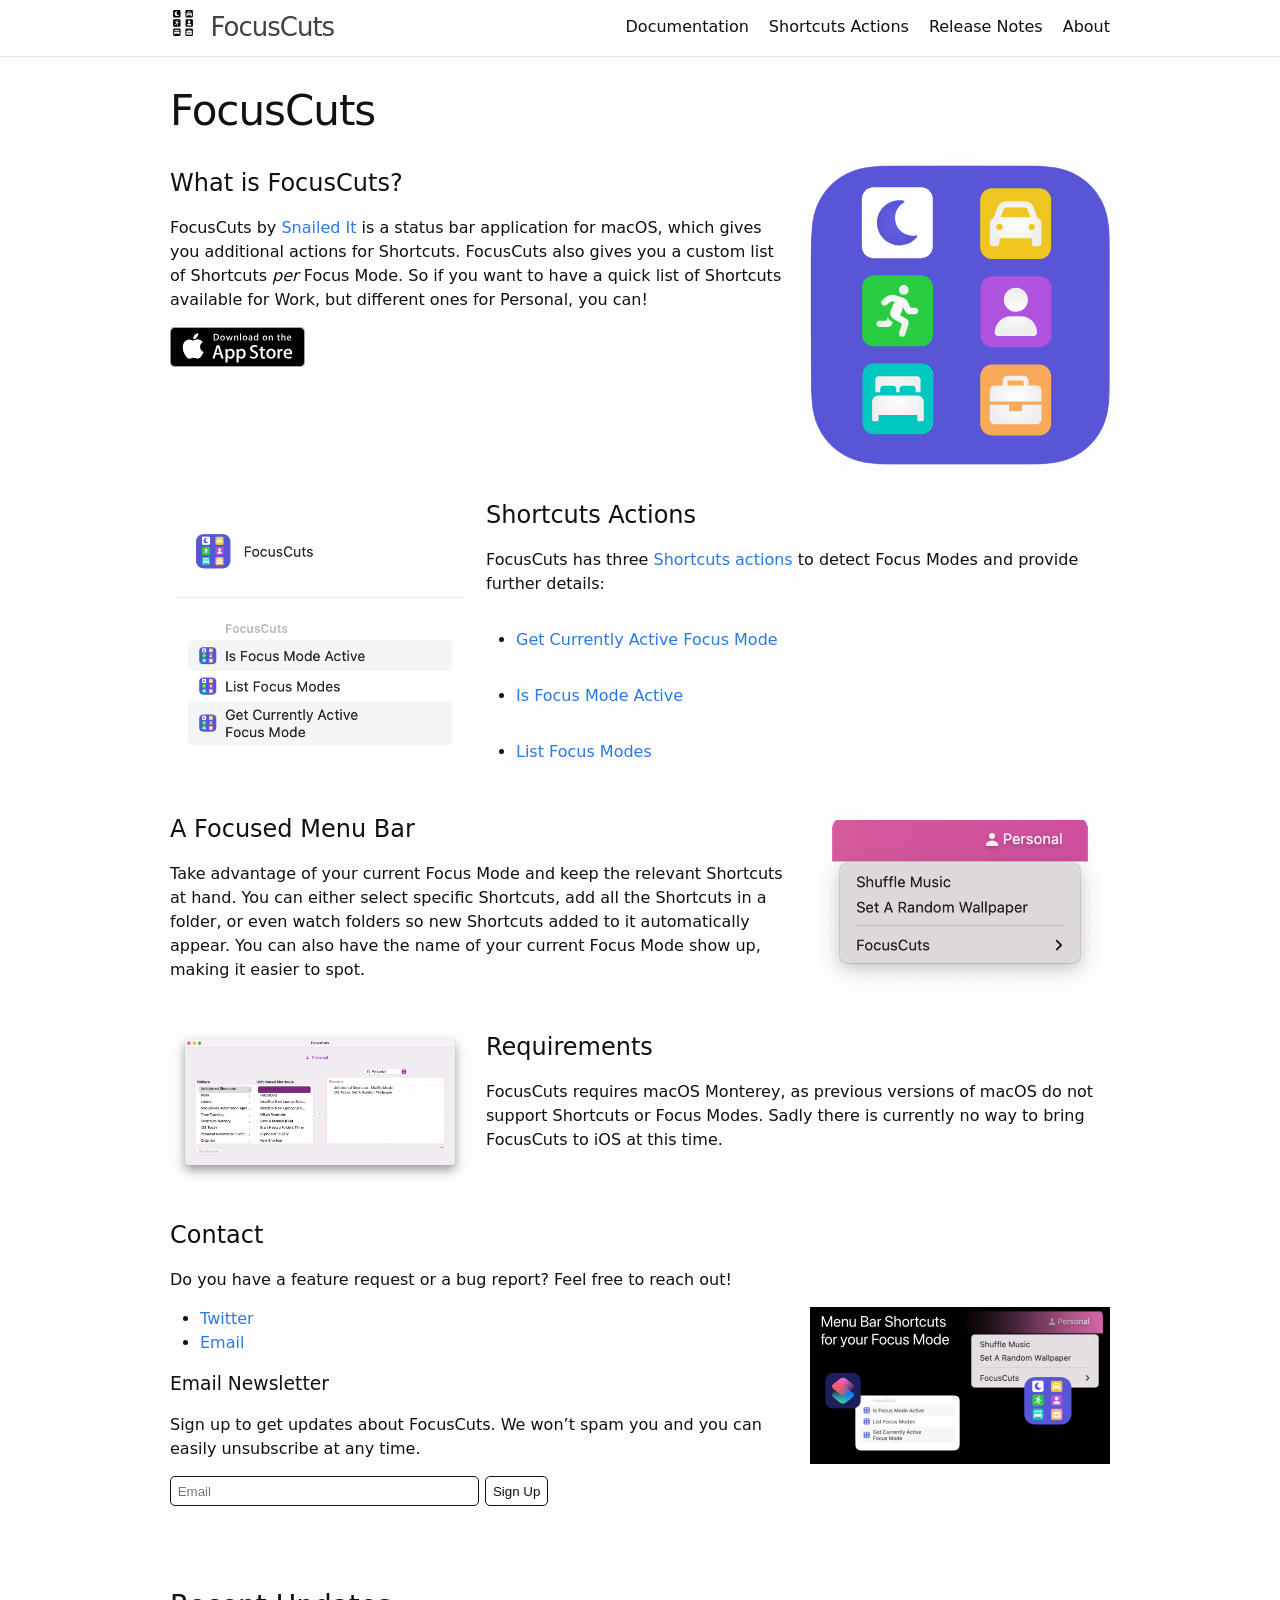
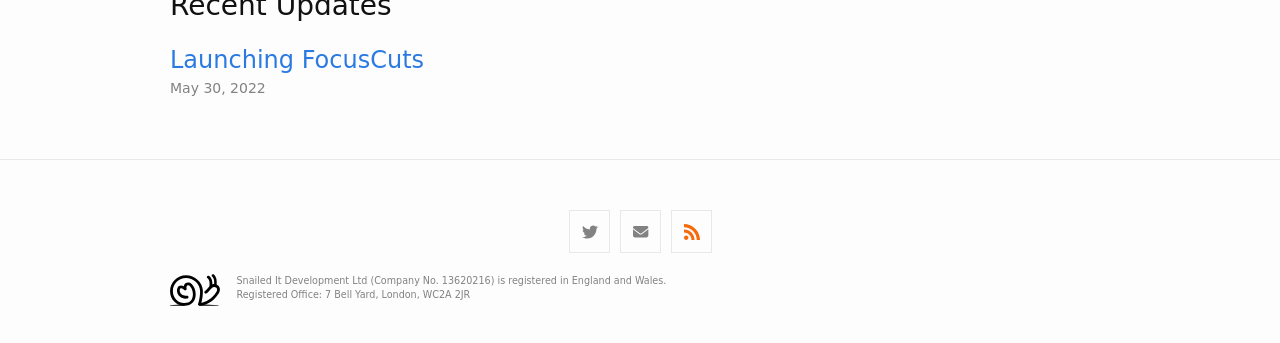
<file: index.html>
<!DOCTYPE html>
<html lang="en"><head>
  <meta charset="utf-8">
  <meta http-equiv="X-UA-Compatible" content="IE=edge">
  <meta name="viewport" content="width=device-width, initial-scale=1"><!-- Begin Jekyll SEO tag v2.8.0 -->
<title>FocusCuts | Focus on your Shortcuts</title>
<meta name="generator" content="Jekyll v4.2.2" />
<meta property="og:title" content="FocusCuts" />
<meta property="og:locale" content="en_US" />
<meta name="description" content="Get your current Focus Mode in Shortcuts, and have better access to the right Shortcuts for the Focus Mode you’re currently in." />
<meta property="og:description" content="Get your current Focus Mode in Shortcuts, and have better access to the right Shortcuts for the Focus Mode you’re currently in." />
<link rel="canonical" href="https://focuscuts.com/" />
<meta property="og:url" content="https://focuscuts.com/" />
<meta property="og:site_name" content="FocusCuts" />
<meta property="og:type" content="website" />
<meta name="twitter:card" content="summary" />
<meta property="twitter:title" content="FocusCuts" />
<meta name="twitter:site" content="@snaileditdev" />
<script type="application/ld+json">
{"@context":"https://schema.org","@type":"WebSite","description":"Get your current Focus Mode in Shortcuts, and have better access to the right Shortcuts for the Focus Mode you’re currently in.","headline":"FocusCuts","name":"FocusCuts","url":"https://focuscuts.com/"}</script>
<!-- End Jekyll SEO tag -->
<link rel="stylesheet" href="/assets/css/style.css"><link type="application/atom+xml" rel="alternate" href="https://focuscuts.com/feed.xml" title="FocusCuts" />
</head>
<body><header class="site-header">

    <div class="wrapper"><a class="site-title" rel="author" href="/">
            <object type="image/svg+xml" class="menubar-icon" data="/assets/icons/focuscuts-bw.svg"></object>
            &nbspFocusCuts
        </a><nav class="site-nav">
            <input type="checkbox" id="nav-trigger" class="nav-trigger"/>
            <label for="nav-trigger">
              <span class="menu-icon">
                <svg viewBox="0 0 18 15" width="18px" height="15px">
                  <path d="M18,1.484c0,0.82-0.665,1.484-1.484,1.484H1.484C0.665,2.969,0,2.304,0,1.484l0,0C0,0.665,0.665,0,1.484,0 h15.032C17.335,0,18,0.665,18,1.484L18,1.484z M18,7.516C18,8.335,17.335,9,16.516,9H1.484C0.665,9,0,8.335,0,7.516l0,0 c0-0.82,0.665-1.484,1.484-1.484h15.032C17.335,6.031,18,6.696,18,7.516L18,7.516z M18,13.516C18,14.335,17.335,15,16.516,15H1.484 C0.665,15,0,14.335,0,13.516l0,0c0-0.82,0.665-1.483,1.484-1.483h15.032C17.335,12.031,18,12.695,18,13.516L18,13.516z"/>
                </svg>
              </span>
            </label>
            <div class="trigger"><a class="page-link" href="/help/">Documentation</a><a class="page-link" href="/shortcuts/">Shortcuts Actions</a><a class="page-link" href="/release-notes/">Release Notes</a><a class="page-link" href="/about/">About</a></div>
        </nav></div>
</header>
<main class="page-content" aria-label="Content">
      <div class="wrapper">
        <article class="post">

  <header class="post-header">
    <h1 class="post-title">FocusCuts</h1>
  </header>

  <div class="post-content">
    

  </div><div class="section section-right"><div class="section-image"><object type="image/svg+xml" data="/assets/icons/focuscuts-rounded.svg"></object></div><div class="section-text"><h2>What is FocusCuts?</h2>
<p><p>FocusCuts by <a href="https://snailedit.dev">Snailed It</a> is a status bar application for macOS, which gives you additional actions for Shortcuts. FocusCuts also gives you a custom list of Shortcuts <em>per</em> Focus Mode. So if you want to have a quick list of Shortcuts available for Work, but different ones for Personal, you can!</p>

<p><a href="/appstore/"><img src="/assets/app-store-badge.svg" alt="" /></a></p>
</p></div>
    </div><div class="section section-left"><div class="section-image"><object type="image/svg+xml" data="/assets/auto/shortcuts-actions.svg"></object></div><div class="section-text"><h2>Shortcuts Actions</h2>
<p><p>FocusCuts has three <a href="/shortcuts/">Shortcuts actions</a> to detect Focus Modes and provide further details:</p>

<ul>
  <li>
    <p><a href="/shortcuts//#get-current-focus-mode">Get Currently Active Focus Mode</a></p>
  </li>
  <li>
    <p><a href="/shortcuts//#is-focus-mode-active">Is Focus Mode Active</a></p>
  </li>
  <li>
    <p><a href="/shortcuts//#list-focus-modes">List Focus Modes</a></p>
  </li>
</ul>
</p></div>
    </div><div class="section section-right"><div class="section-image"><object type="image/svg+xml" data="/assets/auto/focuscuts-statusbar.svg"></object></div><div class="section-text"><h2>A Focused Menu Bar</h2>
<p><p>Take advantage of your current Focus Mode and keep the relevant Shortcuts at hand. You can either select specific 
Shortcuts, add all the Shortcuts in a folder, or even watch folders so new Shortcuts added to it automatically 
appear. You can 
also 
have the name of your current Focus Mode show up, making it easier to spot.</p>
</p></div>
    </div><div class="section section-left"><div class="section-image"><object type="image/svg+xml" data="/assets/auto/focuscuts-screenshot.svg"></object></div><div class="section-text"><h2>Requirements</h2>
<p><p>FocusCuts requires macOS Monterey, as previous versions of macOS do not support Shortcuts or Focus Modes. Sadly 
there is currently no way to bring FocusCuts to iOS at this time.</p>
</p></div>
    </div><div class="section section-right"><div class="section-image"><img src="/assets/focuscuts-social.png" alt=""></div><div class="section-text"><h2>Contact</h2>
<p><p>Do you have a feature request or a bug report? Feel free to reach out!</p>
<ul>
  <li><a href="https://twitter.com/SnailedItDev">Twitter</a></li>
  <li><a href="mailto:%66%6F%63%75%73%63%75%74%73@%73%6E%61%69%6C%65%64%69%74.%64%65%76">Email</a></li>
</ul>

<h3 id="email-newsletter">Email Newsletter</h3>
<p>Sign up to get updates about FocusCuts. We won’t spam you and you can easily unsubscribe at any time.</p>

<!--Zoho Campaigns Web-Optin Form Starts Here-->

<div data-type="signupform" class="email-form">
    <form method="POST" action="https://maillist-manage.eu/weboptin.zc" target="_zcSignup">
        <input class="field" type="text" placeholder="Email" changeitem="SIGNUP_FORM_FIELD" name="CONTACT_EMAIL" />
        <input class="submit" type="submit" name="SIGNUP_SUBMIT_BUTTON" value="Sign Up" />
        <input type="hidden" value="" />
        <input type="hidden" name="submitType" value="optinCustomView" />
        <input type="hidden" name="emailReportId" value="" />
        <input type="hidden" name="formType" value="QuickForm" />
        <input type="hidden" name="zx" value="14ace68302" />
        <input type="hidden" name="zcvers" value="2.0" />
        <input type="hidden" name="oldListIds" value="" />
        <input type="hidden" name="mode" value="OptinCreateView" />
        <input type="hidden" name="zcld" value="1159dc37fd887db7" />
        <input type="hidden" name="zctd" value="1159dc37fd887dc4" />
        <input type="hidden" value="" />
        <input type="hidden" value="vopm.maillist-manage.eu" />
        <input type="hidden" value="0" />
        <input type="hidden" value="0" />
        <input type="hidden" name="zc_trackCode" value="ZCFORMVIEW" />
        <input type="hidden" name="zc_formIx" value="3z7d7f20fcd133ab46c128c2dd67200163c35765cf88f3394f74bbe5dffe3de294" />
        <input type="hidden" value="URL_ACTION" />
        <input type="hidden" name="scriptless" value="yes" />
    </form>
</div>
<p><input type="hidden" value="QuickForm_Horizontal" /></p>
<div oncontextmenu="return false"></div>

<!--Zoho Campaigns Web-Optin Form Ends Here-->
</p></div>
    </div><h2 class="post-list-heading">Recent Updates</h2>
  <ul class="post-list"><li>
      <dt>
        <a class="post-link" href="/2022/05/30/release-1.0/">
          Launching FocusCuts
        </a>
      </dt>
      <dd class="post-meta">May 30, 2022</dd>
    </li></ul></article>
      </div>
    </main><footer class="site-footer h-card">
  <data class="u-url" href="/"></data>

  <div class="wrapper">

    <div class="footer-col-wrapper">
      <div class="footer-col">
      </div>
      <div class="footer-col">
      </div>
    </div>

    <div class="social-links"><ul class="social-media-list"><li><a rel="me" href="https://twitter.com/snaileditdev" target="_blank" title="snaileditdev"><svg class="svg-icon grey"><use xlink:href="/assets/minima-social-icons.svg#twitter"></use></svg></a></li><li><a href="mailto:%66%6F%63%75%73%63%75%74%73@%73%6E%61%69%6C%65%64%69%74.%64%65%76"
                            title="Email"><svg class="svg-icon grey"><use
        xlink:href="/assets/minima-social-icons.svg#mail"></use></svg></a></li><li><a href="/feed.xml">
    <svg class="svg-icon orange">
      <use xlink:href="/assets/minima-social-icons.svg#rss"></use>
    </svg>
  </a></li>
</ul>
</div><div class="legal">
    <div class="icon">
        <a href="https://snailedit.dev">
            <object type="image/svg+xml" class="snail-icon"
                    data="/assets/snail.svg"></object>
        </a>
    </div>
    <div class="text">
        Snailed It Development Ltd (Company No. 13620216) is registered in England and Wales. <br>
        Registered Office: 7 Bell Yard, London, WC2A 2JR
    </div>
</div></div>

</footer></body>

</html>
</file>
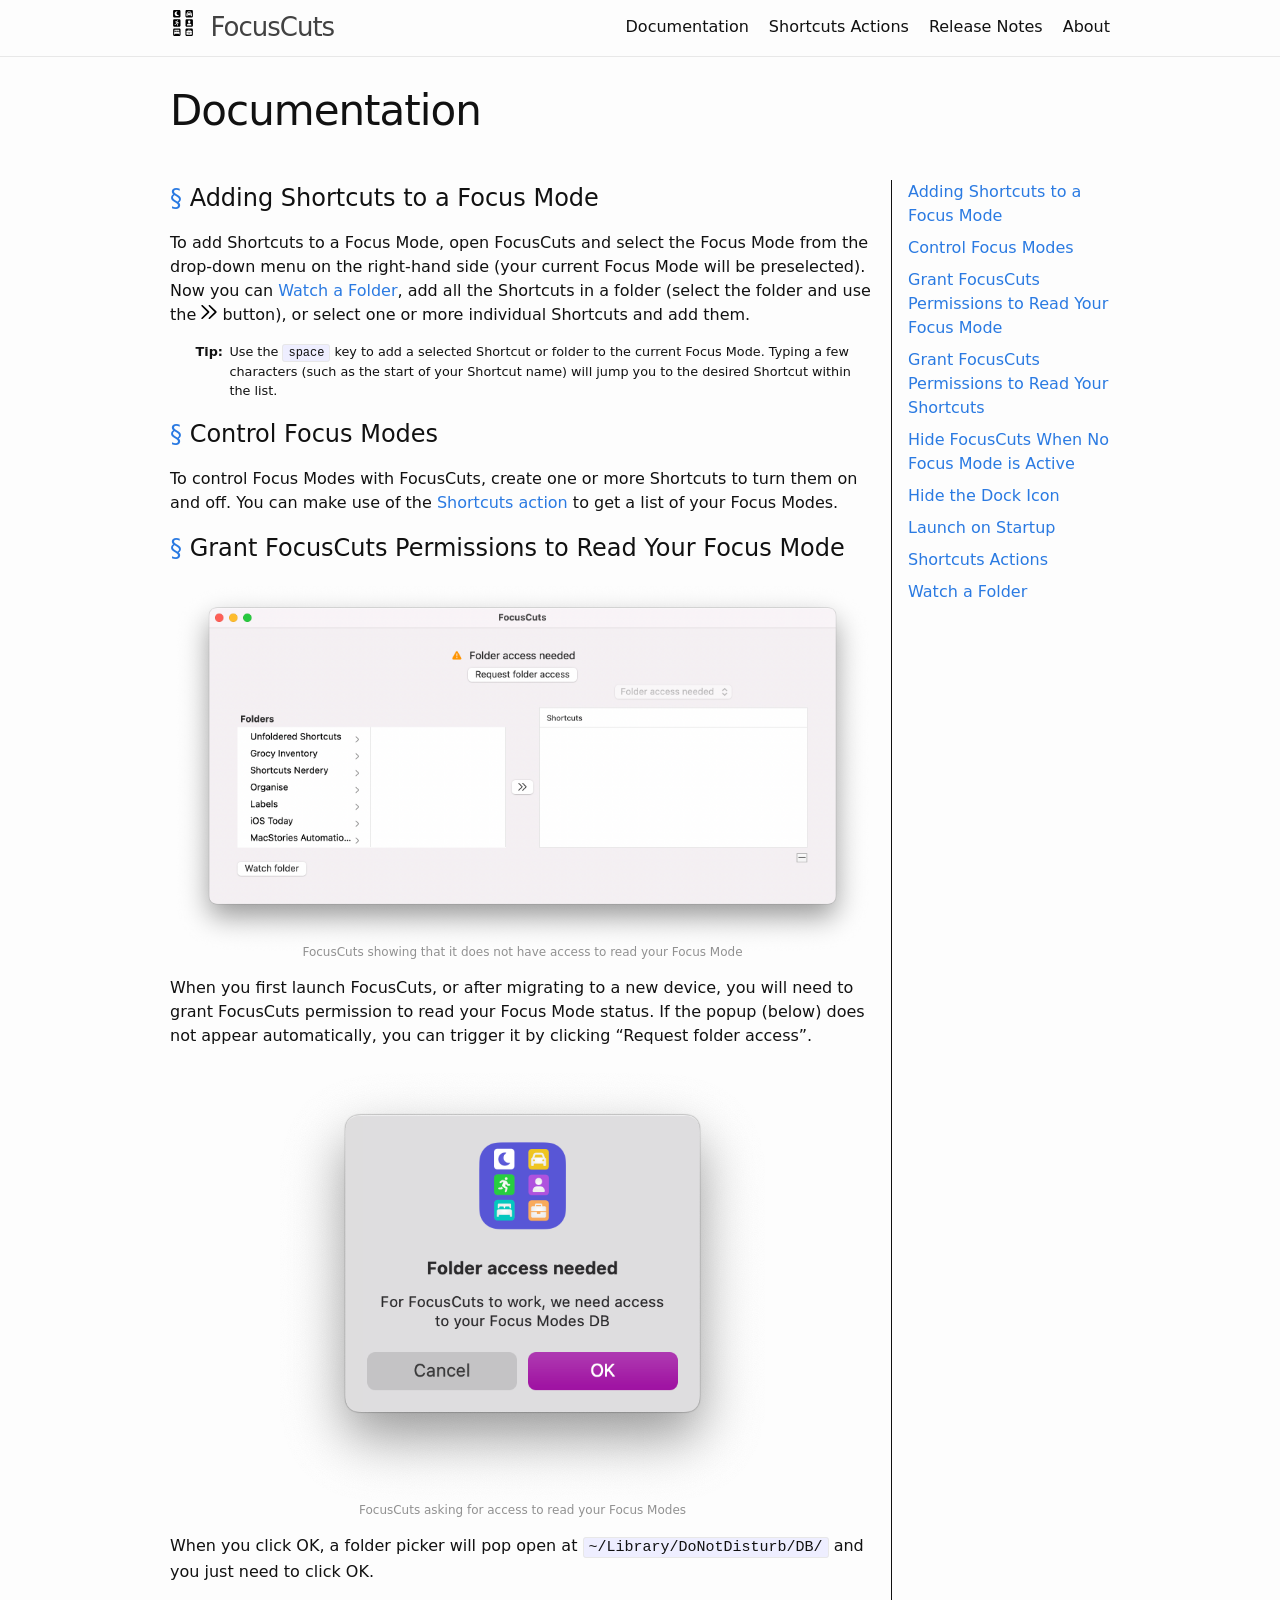
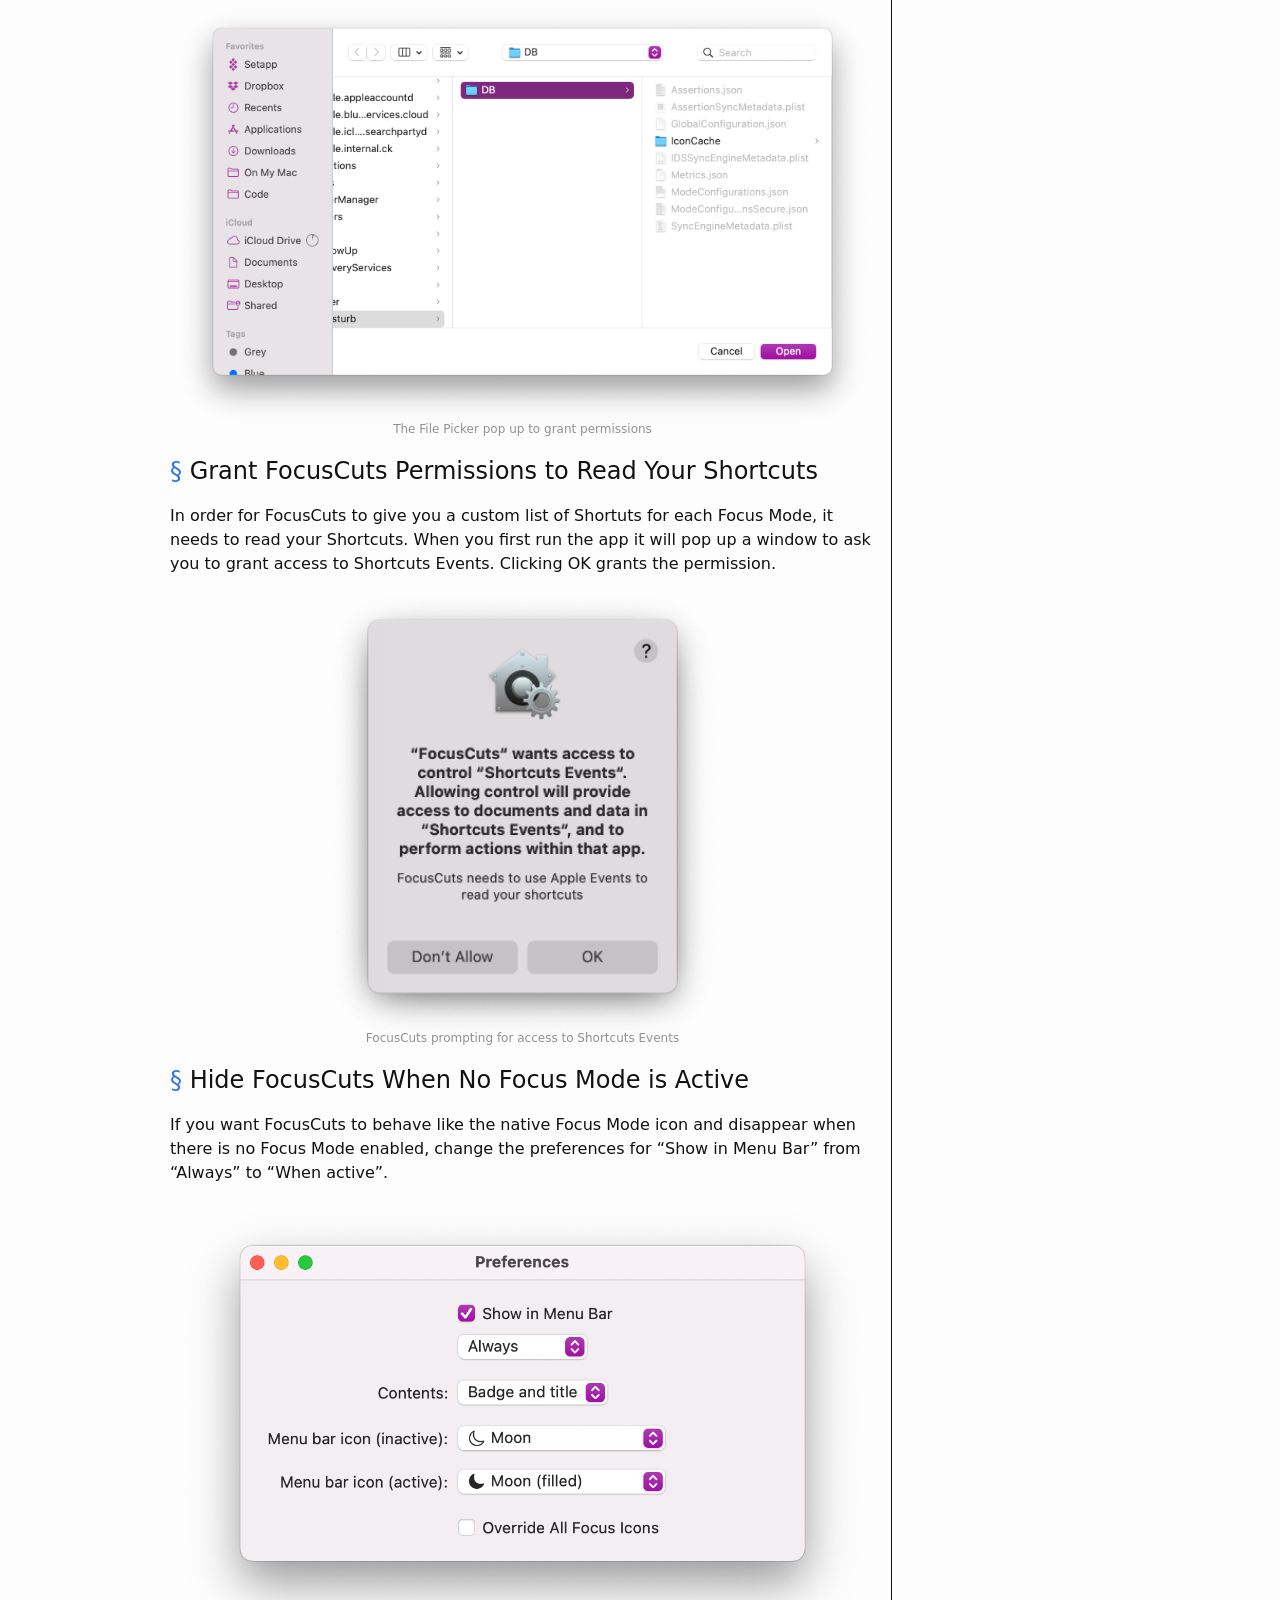
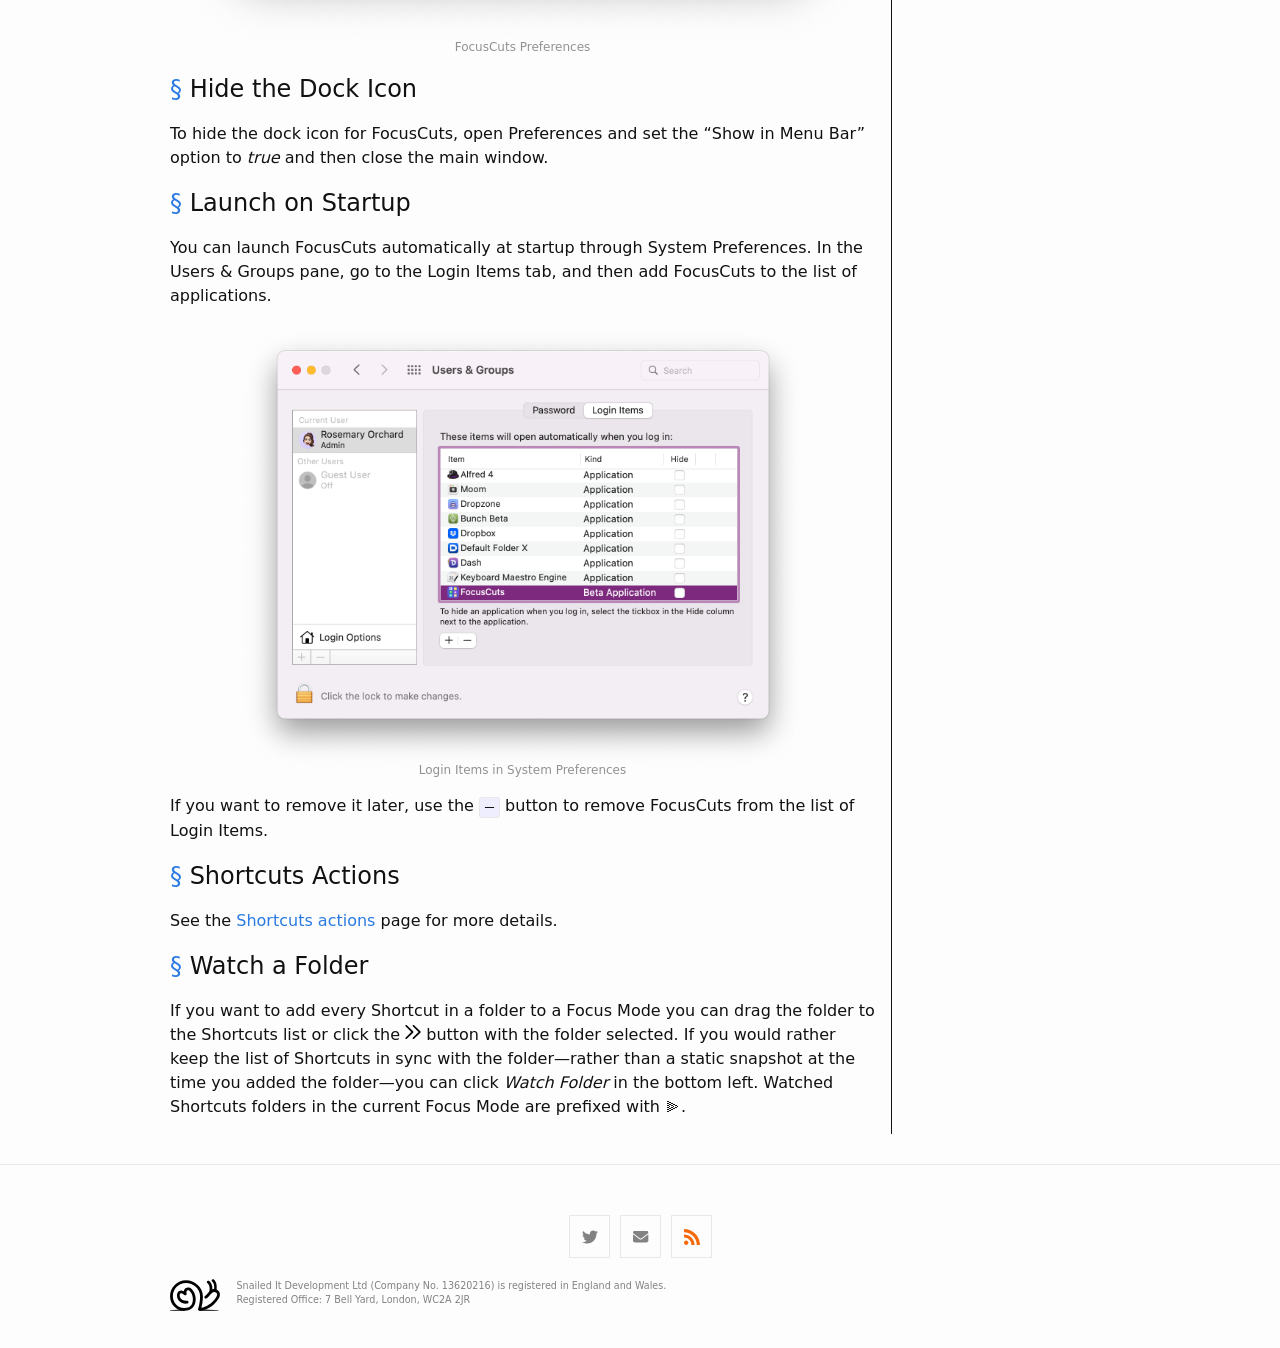
<file: help/index.html>
<!DOCTYPE html>
<html lang="en"><head>
  <meta charset="utf-8">
  <meta http-equiv="X-UA-Compatible" content="IE=edge">
  <meta name="viewport" content="width=device-width, initial-scale=1"><!-- Begin Jekyll SEO tag v2.8.0 -->
<title>Documentation | FocusCuts</title>
<meta name="generator" content="Jekyll v4.2.2" />
<meta property="og:title" content="Documentation" />
<meta property="og:locale" content="en_US" />
<meta name="description" content="Get your current Focus Mode in Shortcuts, and have better access to the right Shortcuts for the Focus Mode you’re currently in." />
<meta property="og:description" content="Get your current Focus Mode in Shortcuts, and have better access to the right Shortcuts for the Focus Mode you’re currently in." />
<link rel="canonical" href="https://focuscuts.com/help/" />
<meta property="og:url" content="https://focuscuts.com/help/" />
<meta property="og:site_name" content="FocusCuts" />
<meta property="og:type" content="website" />
<meta name="twitter:card" content="summary" />
<meta property="twitter:title" content="Documentation" />
<meta name="twitter:site" content="@snaileditdev" />
<script type="application/ld+json">
{"@context":"https://schema.org","@type":"WebPage","description":"Get your current Focus Mode in Shortcuts, and have better access to the right Shortcuts for the Focus Mode you’re currently in.","headline":"Documentation","url":"https://focuscuts.com/help/"}</script>
<!-- End Jekyll SEO tag -->
<link rel="stylesheet" href="/assets/css/style.css"><link type="application/atom+xml" rel="alternate" href="https://focuscuts.com/feed.xml" title="FocusCuts" />
</head>
<body><header class="site-header">

    <div class="wrapper"><a class="site-title" rel="author" href="/">
            <object type="image/svg+xml" class="menubar-icon" data="/assets/icons/focuscuts-bw.svg"></object>
            &nbspFocusCuts
        </a><nav class="site-nav">
            <input type="checkbox" id="nav-trigger" class="nav-trigger"/>
            <label for="nav-trigger">
              <span class="menu-icon">
                <svg viewBox="0 0 18 15" width="18px" height="15px">
                  <path d="M18,1.484c0,0.82-0.665,1.484-1.484,1.484H1.484C0.665,2.969,0,2.304,0,1.484l0,0C0,0.665,0.665,0,1.484,0 h15.032C17.335,0,18,0.665,18,1.484L18,1.484z M18,7.516C18,8.335,17.335,9,16.516,9H1.484C0.665,9,0,8.335,0,7.516l0,0 c0-0.82,0.665-1.484,1.484-1.484h15.032C17.335,6.031,18,6.696,18,7.516L18,7.516z M18,13.516C18,14.335,17.335,15,16.516,15H1.484 C0.665,15,0,14.335,0,13.516l0,0c0-0.82,0.665-1.483,1.484-1.483h15.032C17.335,12.031,18,12.695,18,13.516L18,13.516z"/>
                </svg>
              </span>
            </label>
            <div class="trigger"><a class="page-link" href="/help/">Documentation</a><a class="page-link" href="/shortcuts/">Shortcuts Actions</a><a class="page-link" href="/release-notes/">Release Notes</a><a class="page-link" href="/about/">About</a></div>
        </nav></div>
</header>
<main class="page-content" aria-label="Content">
      <div class="wrapper">
        <article class="docs-page">

    <header class="post-header">
        <h1 class="post-title">Documentation</h1>
    </header><div class="sidenav">
        <ul>
            
        <li><a href="#adding-shortcuts-to-a-focus-mode">Adding Shortcuts to a Focus Mode</a></li>
        
        <li><a href="#control-focus-modes">Control Focus Modes</a></li>
        
        <li><a href="#grant-focuscuts-permissions-to-read-your-focus-mode">Grant FocusCuts Permissions to Read Your Focus Mode</a></li>
        
        <li><a href="#grant-focuscuts-permissions-to-read-your-shortcuts">Grant FocusCuts Permissions to Read Your Shortcuts</a></li>
        
        <li><a href="#hide-focuscuts-when-no-focus-mode-is-active">Hide FocusCuts When No Focus Mode is Active</a></li>
        
        <li><a href="#hide-the-dock-icon">Hide the Dock Icon</a></li>
        
        <li><a href="#launch-on-startup">Launch on Startup</a></li>
        
        <li><a href="#shortcuts-actions">Shortcuts Actions</a></li>
        
        <li><a href="#watch-a-folder">Watch a Folder</a></li>
        
        </ul>
    </div>

    <div class="documentation">
    <h2><a id="adding-shortcuts-to-a-focus-mode" href="#adding-shortcuts-to-a-focus-mode">§</a>&nbsp;Adding Shortcuts to a Focus Mode</h2>
<p>To add Shortcuts to a Focus Mode, open FocusCuts and select the Focus Mode from the drop-down menu on the right-hand side (your current Focus Mode will be preselected). Now you can <a href="watch-a-folder.md">Watch a Folder</a>, add all the Shortcuts in a folder (select the folder and use the <object type="image/svg+xml" class="inline menubar-icon" data="/assets/icons/chevron_right.svg"></object> button), or select one or more individual Shortcuts and add them.</p>

<div class="docs-tip">
    <span class="tip-title">
    <strong>Tip:</strong>
    </span>
    <span class="tip-content">
    <p>Use the <code class="language-plaintext highlighter-rouge">space</code> key to add a selected Shortcut or folder to the current Focus Mode. Typing a few characters (such as the start of your Shortcut name) will jump you to the desired Shortcut within the list.</p>

    </span>
</div>
<h2><a id="control-focus-modes" href="#control-focus-modes">§</a>&nbsp;Control Focus Modes</h2>
<p>To control Focus Modes with FocusCuts, create one or more Shortcuts to turn them on and off. You can make use of the 
<a href="/shortcuts#list-focus-modes">Shortcuts action</a> to get a list of your Focus Modes.</p>
<h2><a id="grant-focuscuts-permissions-to-read-your-focus-mode" href="#grant-focuscuts-permissions-to-read-your-focus-mode">§</a>&nbsp;Grant FocusCuts Permissions to Read Your Focus Mode</h2>
<figure>
<object type="image/svg+xml" data="/assets/auto/folder-access-needed.svg"></object>
<figcaption>FocusCuts showing that it does not have access to read your Focus Mode</figcaption>
</figure>
<p>When you first launch FocusCuts, or after migrating to a new device, you will need to grant FocusCuts permission to 
read your Focus Mode status. If the popup (below) does not appear automatically, you can trigger it by clicking 
“Request folder access”.</p>
<figure>
<object type="image/svg+xml" data="/assets/auto/folder-permission-popup.svg"></object>
<figcaption>FocusCuts asking for access to read your Focus Modes</figcaption>
</figure>
<p>When you click OK, a folder picker will pop open at <code class="language-plaintext highlighter-rouge">~/Library/DoNotDisturb/DB/</code> and you just need to click OK.</p>
<figure>
<object type="image/svg+xml" data="/assets/auto/folder-picker.svg"></object>
<figcaption>The File Picker pop up to grant permissions</figcaption>
</figure>
<h2><a id="grant-focuscuts-permissions-to-read-your-shortcuts" href="#grant-focuscuts-permissions-to-read-your-shortcuts">§</a>&nbsp;Grant FocusCuts Permissions to Read Your Shortcuts</h2>
<p>In order for FocusCuts to give you a custom list of Shortuts for each Focus Mode, it needs to read your Shortcuts.
When you first run the app it will pop up a window to ask you to grant access to Shortcuts Events. Clicking OK
grants the permission.</p>

<figure>
<object type="image/svg+xml" data="/assets/auto/permission-shortcuts-events.svg"></object>
<figcaption>FocusCuts prompting for access to Shortcuts Events</figcaption>
</figure>
<h2><a id="hide-focuscuts-when-no-focus-mode-is-active" href="#hide-focuscuts-when-no-focus-mode-is-active">§</a>&nbsp;Hide FocusCuts When No Focus Mode is Active</h2>
<p>If you want FocusCuts to behave like the native Focus Mode icon and disappear when there is no Focus Mode enabled, change the preferences for “Show in Menu Bar” from “Always” to “When active”.</p>

<figure>
<object type="image/svg+xml" data="/assets/auto/preferences.svg"></object>
<figcaption>FocusCuts Preferences</figcaption>
</figure>
<h2><a id="hide-the-dock-icon" href="#hide-the-dock-icon">§</a>&nbsp;Hide the Dock Icon</h2>
<p>To hide the dock icon for FocusCuts, open Preferences and set the “Show in Menu Bar” option to <em>true</em> and then close the main window.</p>
<h2><a id="launch-on-startup" href="#launch-on-startup">§</a>&nbsp;Launch on Startup</h2>
<p>You can launch FocusCuts automatically at startup through System Preferences. In the Users &amp; Groups pane, go to the Login Items tab, and then add FocusCuts to the list of applications.</p>

<figure>
<object type="image/svg+xml" data="/assets/auto/start-at-login.svg"></object>
<figcaption>Login Items in System Preferences</figcaption>
</figure>

<p>If you want to remove it later, use the <code class="language-plaintext highlighter-rouge">—</code> button to remove FocusCuts from the list of Login Items.</p>
<h2><a id="shortcuts-actions" href="#shortcuts-actions">§</a>&nbsp;Shortcuts Actions</h2>
<p>See the <a href="/shortcuts">Shortcuts actions</a> page for more details.</p>
<h2><a id="watch-a-folder" href="#watch-a-folder">§</a>&nbsp;Watch a Folder</h2>
<p>If you want to add every Shortcut in a folder to a Focus Mode you can drag the folder to the Shortcuts list or 
click the <object type="image/svg+xml" class="inline menubar-icon" data="/assets/icons/chevron_right.svg"></object> button with the folder selected. If you would rather keep the list of Shortcuts in sync with the
folder—rather than a static snapshot at the time you added the folder—you can click <em>Watch Folder</em> in the bottom left. Watched Shortcuts folders in the current Focus Mode are prefixed with ⫸.</p>

    </div>
</article>

      </div>
    </main><footer class="site-footer h-card">
  <data class="u-url" href="/"></data>

  <div class="wrapper">

    <div class="footer-col-wrapper">
      <div class="footer-col">
      </div>
      <div class="footer-col">
      </div>
    </div>

    <div class="social-links"><ul class="social-media-list"><li><a rel="me" href="https://twitter.com/snaileditdev" target="_blank" title="snaileditdev"><svg class="svg-icon grey"><use xlink:href="/assets/minima-social-icons.svg#twitter"></use></svg></a></li><li><a href="mailto:%66%6F%63%75%73%63%75%74%73@%73%6E%61%69%6C%65%64%69%74.%64%65%76"
                            title="Email"><svg class="svg-icon grey"><use
        xlink:href="/assets/minima-social-icons.svg#mail"></use></svg></a></li><li><a href="/feed.xml">
    <svg class="svg-icon orange">
      <use xlink:href="/assets/minima-social-icons.svg#rss"></use>
    </svg>
  </a></li>
</ul>
</div><div class="legal">
    <div class="icon">
        <a href="https://snailedit.dev">
            <object type="image/svg+xml" class="snail-icon"
                    data="/assets/snail.svg"></object>
        </a>
    </div>
    <div class="text">
        Snailed It Development Ltd (Company No. 13620216) is registered in England and Wales. <br>
        Registered Office: 7 Bell Yard, London, WC2A 2JR
    </div>
</div></div>

</footer></body>

</html>
</file>
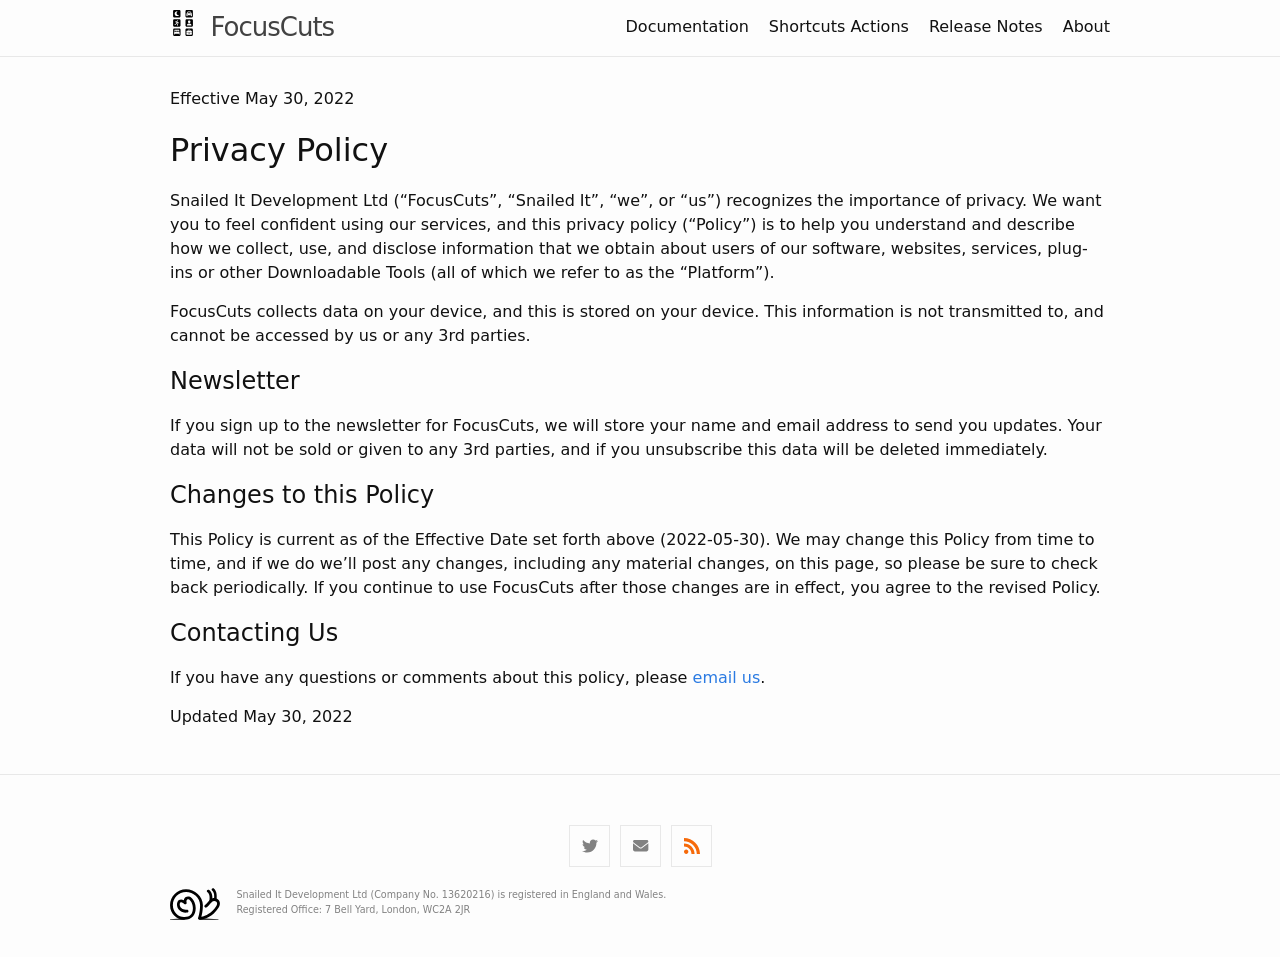
<file: privacy-policy/index.html>
<!DOCTYPE html>
<html lang="en"><head>
  <meta charset="utf-8">
  <meta http-equiv="X-UA-Compatible" content="IE=edge">
  <meta name="viewport" content="width=device-width, initial-scale=1"><!-- Begin Jekyll SEO tag v2.8.0 -->
<title>Privacy Policy | FocusCuts</title>
<meta name="generator" content="Jekyll v4.2.2" />
<meta property="og:title" content="Privacy Policy" />
<meta property="og:locale" content="en_US" />
<meta name="description" content="Get your current Focus Mode in Shortcuts, and have better access to the right Shortcuts for the Focus Mode you’re currently in." />
<meta property="og:description" content="Get your current Focus Mode in Shortcuts, and have better access to the right Shortcuts for the Focus Mode you’re currently in." />
<link rel="canonical" href="https://focuscuts.com/privacy-policy/" />
<meta property="og:url" content="https://focuscuts.com/privacy-policy/" />
<meta property="og:site_name" content="FocusCuts" />
<meta property="og:type" content="article" />
<meta property="article:published_time" content="2022-05-30T00:00:00+01:00" />
<meta name="twitter:card" content="summary" />
<meta property="twitter:title" content="Privacy Policy" />
<meta name="twitter:site" content="@snaileditdev" />
<script type="application/ld+json">
{"@context":"https://schema.org","@type":"BlogPosting","dateModified":"2022-05-30T00:00:00+01:00","datePublished":"2022-05-30T00:00:00+01:00","description":"Get your current Focus Mode in Shortcuts, and have better access to the right Shortcuts for the Focus Mode you’re currently in.","headline":"Privacy Policy","mainEntityOfPage":{"@type":"WebPage","@id":"https://focuscuts.com/privacy-policy/"},"url":"https://focuscuts.com/privacy-policy/"}</script>
<!-- End Jekyll SEO tag -->
<link rel="stylesheet" href="/assets/css/style.css"><link type="application/atom+xml" rel="alternate" href="https://focuscuts.com/feed.xml" title="FocusCuts" />
</head>
<body><header class="site-header">

    <div class="wrapper"><a class="site-title" rel="author" href="/">
            <object type="image/svg+xml" class="menubar-icon" data="/assets/icons/focuscuts-bw.svg"></object>
            &nbspFocusCuts
        </a><nav class="site-nav">
            <input type="checkbox" id="nav-trigger" class="nav-trigger"/>
            <label for="nav-trigger">
              <span class="menu-icon">
                <svg viewBox="0 0 18 15" width="18px" height="15px">
                  <path d="M18,1.484c0,0.82-0.665,1.484-1.484,1.484H1.484C0.665,2.969,0,2.304,0,1.484l0,0C0,0.665,0.665,0,1.484,0 h15.032C17.335,0,18,0.665,18,1.484L18,1.484z M18,7.516C18,8.335,17.335,9,16.516,9H1.484C0.665,9,0,8.335,0,7.516l0,0 c0-0.82,0.665-1.484,1.484-1.484h15.032C17.335,6.031,18,6.696,18,7.516L18,7.516z M18,13.516C18,14.335,17.335,15,16.516,15H1.484 C0.665,15,0,14.335,0,13.516l0,0c0-0.82,0.665-1.483,1.484-1.483h15.032C17.335,12.031,18,12.695,18,13.516L18,13.516z"/>
                </svg>
              </span>
            </label>
            <div class="trigger"><a class="page-link" href="/help/">Documentation</a><a class="page-link" href="/shortcuts/">Shortcuts Actions</a><a class="page-link" href="/release-notes/">Release Notes</a><a class="page-link" href="/about/">About</a></div>
        </nav></div>
</header>
<main class="page-content" aria-label="Content">
      <div class="wrapper">
        <p>Effective May 30, 2022</p>

<h1 id="privacy-policy">Privacy Policy</h1>

<p>Snailed It Development Ltd (“FocusCuts”, “Snailed It”, “we”, or “us”) recognizes the importance of privacy. We want you to feel confident using our services, and this privacy policy (“Policy”) is to help you understand and describe how we collect, use, and disclose information that we obtain about users of our software, websites, services, plug-ins or other Downloadable Tools (all of which we refer to as the “Platform”).</p>

<p>FocusCuts collects data on your device, and this is stored on your device. This information is not transmitted to, and cannot be accessed by us or any 3rd parties.</p>

<h2 id="newsletter">Newsletter</h2>

<p>If you sign up to the newsletter for FocusCuts, we will store your name and email address to send you updates. Your data will not be sold or given to any 3rd parties, and if you unsubscribe this data will be deleted immediately.</p>

<h2 id="changes-to-this-policy">Changes to this Policy</h2>

<p>This Policy is current as of the Effective Date set forth above (2022-05-30). We may change this Policy from time to time, and if we do we’ll post any changes, including any material changes, on this page, so please be sure to check back periodically. If you continue to use FocusCuts after those changes are in effect, you agree to the revised Policy.</p>

<h2 id="contacting-us">Contacting Us</h2>

<p>If you have any questions or comments about this policy, please <a href="mailto:%66%6F%63%75%73%63%75%74%73@%73%6E%61%69%6C%65%64%69%74.%64%65%76">email us</a>.</p>

<p>Updated May 30, 2022</p>

      </div>
    </main><footer class="site-footer h-card">
  <data class="u-url" href="/"></data>

  <div class="wrapper">

    <div class="footer-col-wrapper">
      <div class="footer-col">
      </div>
      <div class="footer-col">
      </div>
    </div>

    <div class="social-links"><ul class="social-media-list"><li><a rel="me" href="https://twitter.com/snaileditdev" target="_blank" title="snaileditdev"><svg class="svg-icon grey"><use xlink:href="/assets/minima-social-icons.svg#twitter"></use></svg></a></li><li><a href="mailto:%66%6F%63%75%73%63%75%74%73@%73%6E%61%69%6C%65%64%69%74.%64%65%76"
                            title="Email"><svg class="svg-icon grey"><use
        xlink:href="/assets/minima-social-icons.svg#mail"></use></svg></a></li><li><a href="/feed.xml">
    <svg class="svg-icon orange">
      <use xlink:href="/assets/minima-social-icons.svg#rss"></use>
    </svg>
  </a></li>
</ul>
</div><div class="legal">
    <div class="icon">
        <a href="https://snailedit.dev">
            <object type="image/svg+xml" class="snail-icon"
                    data="/assets/snail.svg"></object>
        </a>
    </div>
    <div class="text">
        Snailed It Development Ltd (Company No. 13620216) is registered in England and Wales. <br>
        Registered Office: 7 Bell Yard, London, WC2A 2JR
    </div>
</div></div>

</footer></body>

</html>
</file>
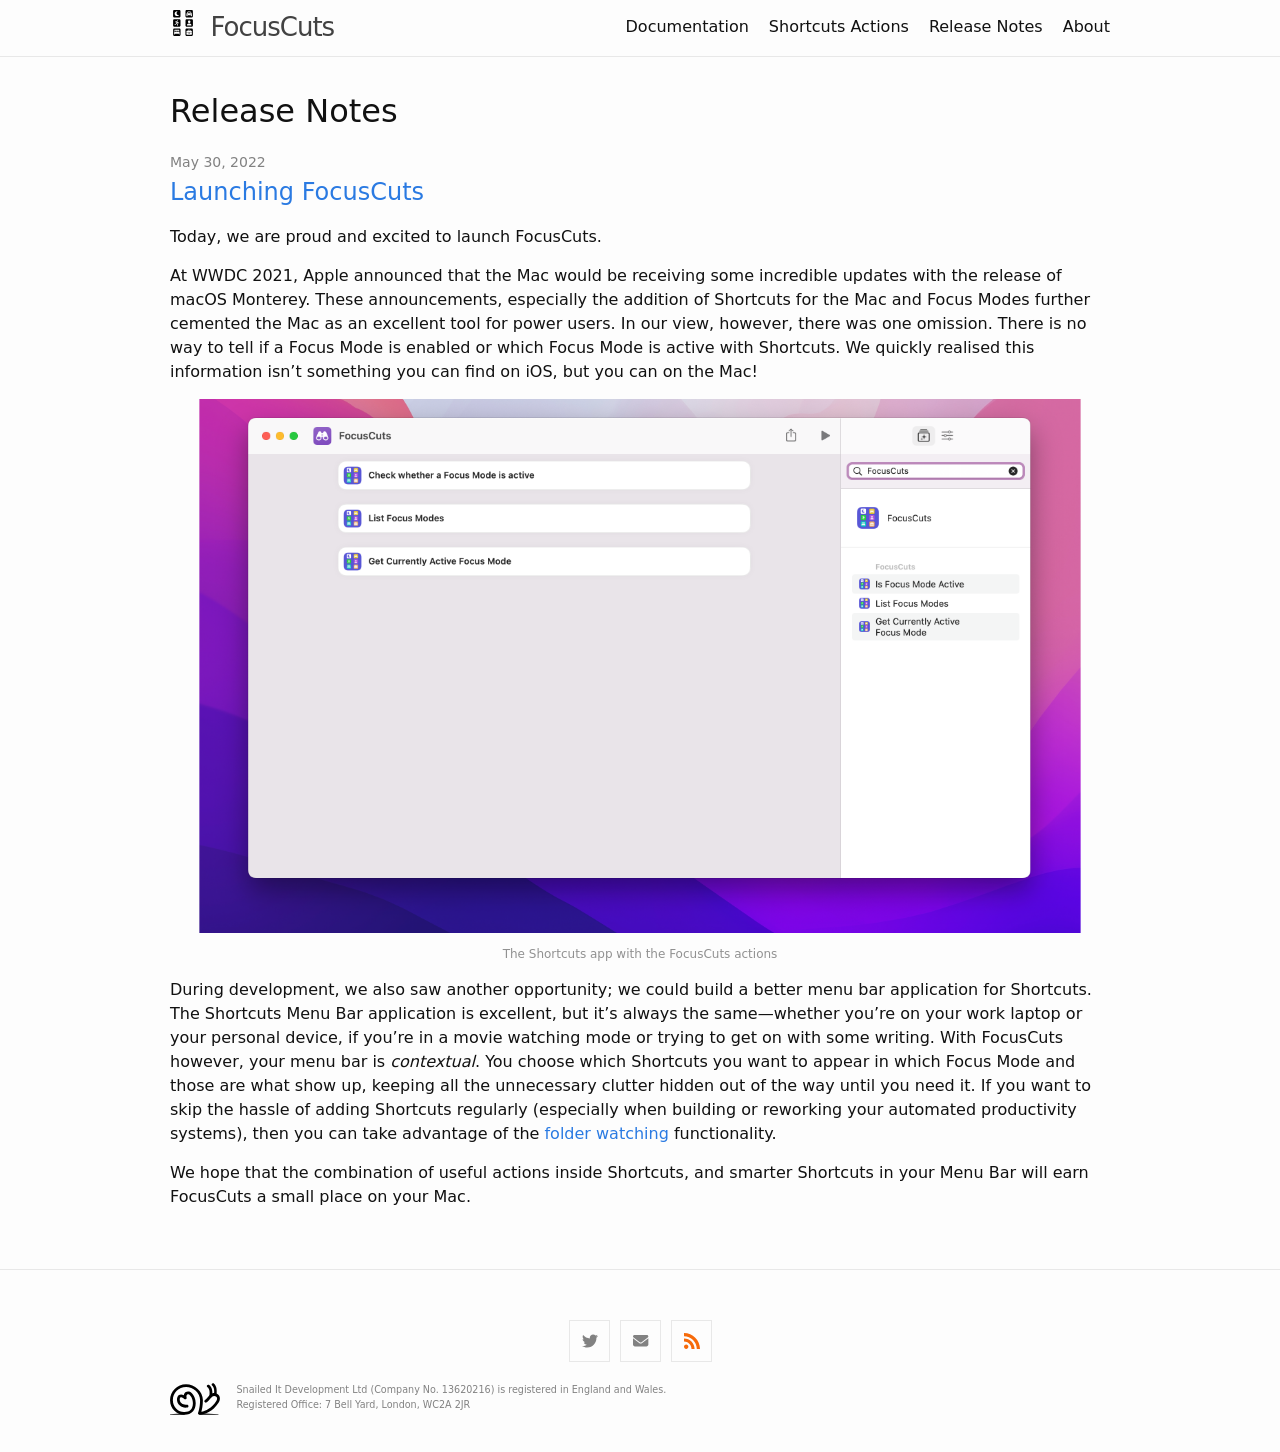
<file: release-notes/index.html>
<!DOCTYPE html>
<html lang="en"><head>
  <meta charset="utf-8">
  <meta http-equiv="X-UA-Compatible" content="IE=edge">
  <meta name="viewport" content="width=device-width, initial-scale=1"><!-- Begin Jekyll SEO tag v2.8.0 -->
<title>Release Notes | FocusCuts</title>
<meta name="generator" content="Jekyll v4.2.2" />
<meta property="og:title" content="Release Notes" />
<meta property="og:locale" content="en_US" />
<meta name="description" content="Get your current Focus Mode in Shortcuts, and have better access to the right Shortcuts for the Focus Mode you’re currently in." />
<meta property="og:description" content="Get your current Focus Mode in Shortcuts, and have better access to the right Shortcuts for the Focus Mode you’re currently in." />
<link rel="canonical" href="https://focuscuts.com/release-notes/" />
<meta property="og:url" content="https://focuscuts.com/release-notes/" />
<meta property="og:site_name" content="FocusCuts" />
<meta property="og:type" content="website" />
<meta name="twitter:card" content="summary" />
<meta property="twitter:title" content="Release Notes" />
<meta name="twitter:site" content="@snaileditdev" />
<script type="application/ld+json">
{"@context":"https://schema.org","@type":"WebPage","description":"Get your current Focus Mode in Shortcuts, and have better access to the right Shortcuts for the Focus Mode you’re currently in.","headline":"Release Notes","url":"https://focuscuts.com/release-notes/"}</script>
<!-- End Jekyll SEO tag -->
<link rel="stylesheet" href="/assets/css/style.css"><link type="application/atom+xml" rel="alternate" href="https://focuscuts.com/feed.xml" title="FocusCuts" />
</head>
<body><header class="site-header">

    <div class="wrapper"><a class="site-title" rel="author" href="/">
            <object type="image/svg+xml" class="menubar-icon" data="/assets/icons/focuscuts-bw.svg"></object>
            &nbspFocusCuts
        </a><nav class="site-nav">
            <input type="checkbox" id="nav-trigger" class="nav-trigger"/>
            <label for="nav-trigger">
              <span class="menu-icon">
                <svg viewBox="0 0 18 15" width="18px" height="15px">
                  <path d="M18,1.484c0,0.82-0.665,1.484-1.484,1.484H1.484C0.665,2.969,0,2.304,0,1.484l0,0C0,0.665,0.665,0,1.484,0 h15.032C17.335,0,18,0.665,18,1.484L18,1.484z M18,7.516C18,8.335,17.335,9,16.516,9H1.484C0.665,9,0,8.335,0,7.516l0,0 c0-0.82,0.665-1.484,1.484-1.484h15.032C17.335,6.031,18,6.696,18,7.516L18,7.516z M18,13.516C18,14.335,17.335,15,16.516,15H1.484 C0.665,15,0,14.335,0,13.516l0,0c0-0.82,0.665-1.483,1.484-1.483h15.032C17.335,12.031,18,12.695,18,13.516L18,13.516z"/>
                </svg>
              </span>
            </label>
            <div class="trigger"><a class="page-link" href="/help/">Documentation</a><a class="page-link" href="/shortcuts/">Shortcuts Actions</a><a class="page-link" href="/release-notes/">Release Notes</a><a class="page-link" href="/about/">About</a></div>
        </nav></div>
</header>
<main class="page-content" aria-label="Content">
      <div class="wrapper">
        <div class="home"><h1 class="page-heading">Release Notes</h1>



  <ul class="post-list"><li>
        <span class="post-meta">May 30, 2022</span>
        <h3>
          <a class="post-link" href="/2022/05/30/release-1.0/">
            Launching FocusCuts
          </a>
        </h3>
        <p>Today, we are proud and excited to launch FocusCuts.</p>

<p>At WWDC 2021, Apple announced that the Mac would be receiving some incredible updates with the release of macOS Monterey.  These announcements, especially the addition of Shortcuts for the Mac and Focus Modes further cemented the Mac as an excellent tool for power users.  In our view, however, there was one omission. There is no way to tell if a Focus Mode is enabled or which Focus Mode is active with Shortcuts. We quickly realised this information isn’t something you can find on iOS, but you can on the Mac!</p>

<figure>
<object type="image/svg+xml" data="/assets/auto/shortcuts.svg"></object>
<figcaption>The Shortcuts app with the FocusCuts actions</figcaption>
</figure>

<p>During development, we also saw another opportunity; we could build a better menu bar application for Shortcuts. The Shortcuts Menu Bar application is excellent, but it’s always the same—whether you’re on your work laptop or your personal device, if you’re in a movie watching mode or trying to get on with some writing. With FocusCuts however, your menu bar is <em>contextual</em>. You choose which Shortcuts you want to appear in which Focus Mode and those are what show up, keeping all the unnecessary clutter hidden out of the way until you need it. If you want to skip the hassle of adding Shortcuts regularly (especially when building or reworking your automated productivity systems), then you can take advantage of the <a href="/help//#watch-a-folder">folder watching</a> functionality.</p>

<p>We hope that the combination of useful actions inside Shortcuts, and smarter Shortcuts in your Menu Bar will earn FocusCuts a small place on your Mac.</p>

      </li></ul>

    </div>
      </div>
    </main><footer class="site-footer h-card">
  <data class="u-url" href="/"></data>

  <div class="wrapper">

    <div class="footer-col-wrapper">
      <div class="footer-col">
      </div>
      <div class="footer-col">
      </div>
    </div>

    <div class="social-links"><ul class="social-media-list"><li><a rel="me" href="https://twitter.com/snaileditdev" target="_blank" title="snaileditdev"><svg class="svg-icon grey"><use xlink:href="/assets/minima-social-icons.svg#twitter"></use></svg></a></li><li><a href="mailto:%66%6F%63%75%73%63%75%74%73@%73%6E%61%69%6C%65%64%69%74.%64%65%76"
                            title="Email"><svg class="svg-icon grey"><use
        xlink:href="/assets/minima-social-icons.svg#mail"></use></svg></a></li><li><a href="/feed.xml">
    <svg class="svg-icon orange">
      <use xlink:href="/assets/minima-social-icons.svg#rss"></use>
    </svg>
  </a></li>
</ul>
</div><div class="legal">
    <div class="icon">
        <a href="https://snailedit.dev">
            <object type="image/svg+xml" class="snail-icon"
                    data="/assets/snail.svg"></object>
        </a>
    </div>
    <div class="text">
        Snailed It Development Ltd (Company No. 13620216) is registered in England and Wales. <br>
        Registered Office: 7 Bell Yard, London, WC2A 2JR
    </div>
</div></div>

</footer></body>

</html>
</file>
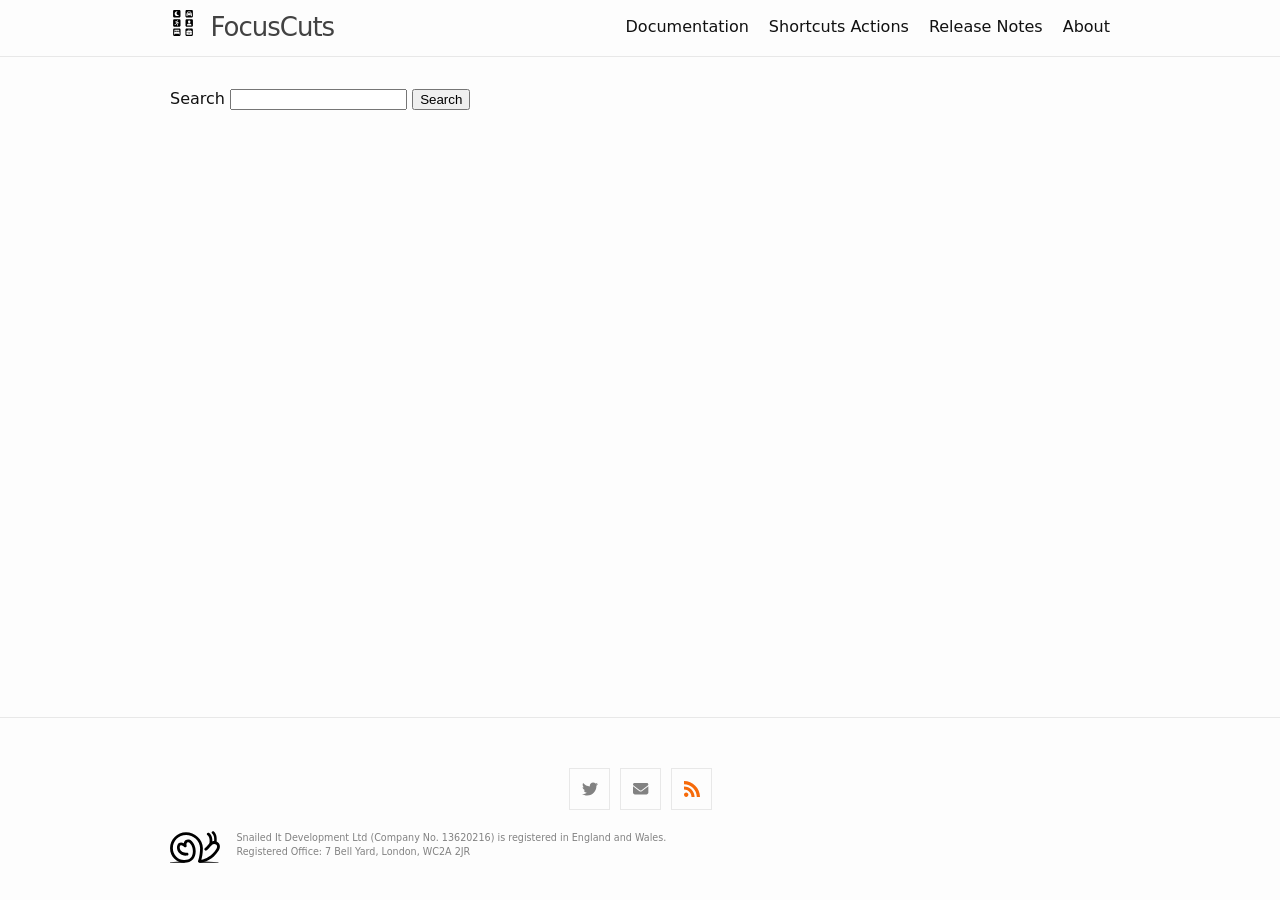
<file: search/index.html>
<!DOCTYPE html>
<html lang="en"><head>
  <meta charset="utf-8">
  <meta http-equiv="X-UA-Compatible" content="IE=edge">
  <meta name="viewport" content="width=device-width, initial-scale=1"><!-- Begin Jekyll SEO tag v2.8.0 -->
<title>FocusCuts | Focus on your Shortcuts</title>
<meta name="generator" content="Jekyll v4.2.2" />
<meta property="og:title" content="FocusCuts" />
<meta property="og:locale" content="en_US" />
<meta name="description" content="Get your current Focus Mode in Shortcuts, and have better access to the right Shortcuts for the Focus Mode you’re currently in." />
<meta property="og:description" content="Get your current Focus Mode in Shortcuts, and have better access to the right Shortcuts for the Focus Mode you’re currently in." />
<link rel="canonical" href="https://focuscuts.com/search/" />
<meta property="og:url" content="https://focuscuts.com/search/" />
<meta property="og:site_name" content="FocusCuts" />
<meta property="og:type" content="website" />
<meta name="twitter:card" content="summary" />
<meta property="twitter:title" content="FocusCuts" />
<meta name="twitter:site" content="@snaileditdev" />
<script type="application/ld+json">
{"@context":"https://schema.org","@type":"WebPage","description":"Get your current Focus Mode in Shortcuts, and have better access to the right Shortcuts for the Focus Mode you’re currently in.","headline":"FocusCuts","url":"https://focuscuts.com/search/"}</script>
<!-- End Jekyll SEO tag -->
<link rel="stylesheet" href="/assets/css/style.css"><link type="application/atom+xml" rel="alternate" href="https://focuscuts.com/feed.xml" title="FocusCuts" />
</head>
<body><header class="site-header">

    <div class="wrapper"><a class="site-title" rel="author" href="/">
            <object type="image/svg+xml" class="menubar-icon" data="/assets/icons/focuscuts-bw.svg"></object>
            &nbspFocusCuts
        </a><nav class="site-nav">
            <input type="checkbox" id="nav-trigger" class="nav-trigger"/>
            <label for="nav-trigger">
              <span class="menu-icon">
                <svg viewBox="0 0 18 15" width="18px" height="15px">
                  <path d="M18,1.484c0,0.82-0.665,1.484-1.484,1.484H1.484C0.665,2.969,0,2.304,0,1.484l0,0C0,0.665,0.665,0,1.484,0 h15.032C17.335,0,18,0.665,18,1.484L18,1.484z M18,7.516C18,8.335,17.335,9,16.516,9H1.484C0.665,9,0,8.335,0,7.516l0,0 c0-0.82,0.665-1.484,1.484-1.484h15.032C17.335,6.031,18,6.696,18,7.516L18,7.516z M18,13.516C18,14.335,17.335,15,16.516,15H1.484 C0.665,15,0,14.335,0,13.516l0,0c0-0.82,0.665-1.483,1.484-1.483h15.032C17.335,12.031,18,12.695,18,13.516L18,13.516z"/>
                </svg>
              </span>
            </label>
            <div class="trigger"><a class="page-link" href="/help/">Documentation</a><a class="page-link" href="/shortcuts/">Shortcuts Actions</a><a class="page-link" href="/release-notes/">Release Notes</a><a class="page-link" href="/about/">About</a></div>
        </nav></div>
</header>
<main class="page-content" aria-label="Content">
      <div class="wrapper">
        <form action="/search" method="get">
  <label for="search-box">Search</label>
  <input type="text" id="search-box" name="query" />
  <button type="submit" value="search">
    <i class="fad fa-search"></i><span class="no-js"> Search</span>
  </button>
</form>


<div id="search-results"></div>
<div id="search-error"></div>

<script>
    window.store = {
   
     "2022-05-30-release-1-0": {
   "title": "Launching FocusCuts",
  "categories": null,
  "tags": [],
  "content": "Today, we are proud and excited to launch FocusCuts.At WWDC 2021, Apple announced that the Mac would be receiving some incredible updates with the release of macOS Monterey. These announcements, especially the addition of Shortcuts for the Mac and Focus Modes further cemented the Mac as an excellent tool for power users. In our view, however, there was one omission. There is no way to tell if a Focus Mode is enabled or which Focus Mode is active with Shortcuts. We quickly realised this information isn’t something you can find on iOS, but you can on the Mac!The Shortcuts app with the FocusCuts actionsDuring development, we also saw another opportunity; we could build a better menu bar application for Shortcuts. The Shortcuts Menu Bar application is excellent, but it’s always the same—whether you’re on your work laptop or your personal device, if you’re in a movie watching mode or trying to get on with some writing. With FocusCuts however, your menu bar is contextual. You choose which Shortcuts you want to appear in which Focus Mode and those are what show up, keeping all the unnecessary clutter hidden out of the way until you need it. If you want to skip the hassle of adding Shortcuts regularly (especially when building or reworking your automated productivity systems), then you can take advantage of the folder watching functionality.We hope that the combination of useful actions inside Shortcuts, and smarter Shortcuts in your Menu Bar will earn FocusCuts a small place on your Mac.",
  "url": "/2022/05/30/release-1.0/",
  "excerpt": "<p>Today, we are proud and excited to launch FocusCuts.</p>\n"
     }
     
   
    };
</script>
<script src="/js/lunr.js"></script>
<script src="/js/search.js"></script>

      </div>
    </main><footer class="site-footer h-card">
  <data class="u-url" href="/"></data>

  <div class="wrapper">

    <div class="footer-col-wrapper">
      <div class="footer-col">
      </div>
      <div class="footer-col">
      </div>
    </div>

    <div class="social-links"><ul class="social-media-list"><li><a rel="me" href="https://twitter.com/snaileditdev" target="_blank" title="snaileditdev"><svg class="svg-icon grey"><use xlink:href="/assets/minima-social-icons.svg#twitter"></use></svg></a></li><li><a href="mailto:%66%6F%63%75%73%63%75%74%73@%73%6E%61%69%6C%65%64%69%74.%64%65%76"
                            title="Email"><svg class="svg-icon grey"><use
        xlink:href="/assets/minima-social-icons.svg#mail"></use></svg></a></li><li><a href="/feed.xml">
    <svg class="svg-icon orange">
      <use xlink:href="/assets/minima-social-icons.svg#rss"></use>
    </svg>
  </a></li>
</ul>
</div><div class="legal">
    <div class="icon">
        <a href="https://snailedit.dev">
            <object type="image/svg+xml" class="snail-icon"
                    data="/assets/snail.svg"></object>
        </a>
    </div>
    <div class="text">
        Snailed It Development Ltd (Company No. 13620216) is registered in England and Wales. <br>
        Registered Office: 7 Bell Yard, London, WC2A 2JR
    </div>
</div></div>

</footer></body>

</html>
</file>
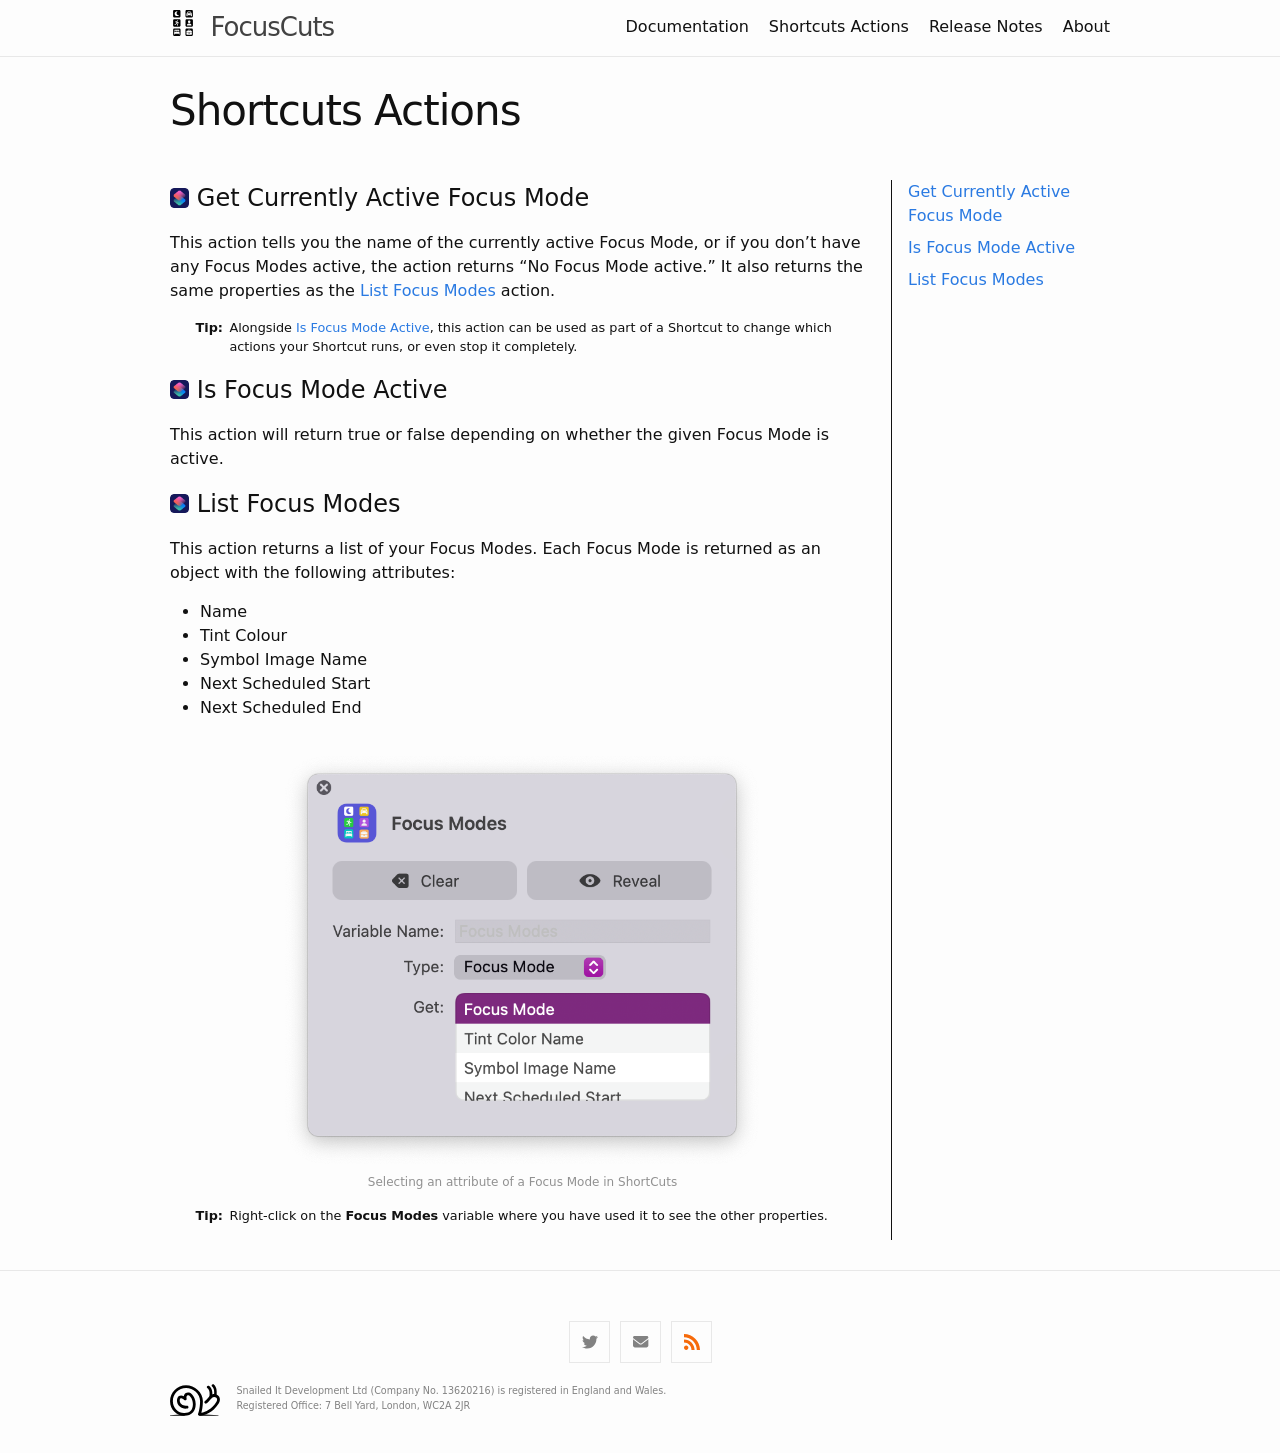
<file: shortcuts/index.html>
<!DOCTYPE html>
<html lang="en"><head>
  <meta charset="utf-8">
  <meta http-equiv="X-UA-Compatible" content="IE=edge">
  <meta name="viewport" content="width=device-width, initial-scale=1"><!-- Begin Jekyll SEO tag v2.8.0 -->
<title>Shortcuts Actions | FocusCuts</title>
<meta name="generator" content="Jekyll v4.2.2" />
<meta property="og:title" content="Shortcuts Actions" />
<meta property="og:locale" content="en_US" />
<meta name="description" content="Get your current Focus Mode in Shortcuts, and have better access to the right Shortcuts for the Focus Mode you’re currently in." />
<meta property="og:description" content="Get your current Focus Mode in Shortcuts, and have better access to the right Shortcuts for the Focus Mode you’re currently in." />
<link rel="canonical" href="https://focuscuts.com/shortcuts/" />
<meta property="og:url" content="https://focuscuts.com/shortcuts/" />
<meta property="og:site_name" content="FocusCuts" />
<meta property="og:image" content="https://focuscuts.com/assets/shortcuts-actions.png" />
<meta property="og:type" content="website" />
<meta name="twitter:card" content="Focus on your Shortcuts" />
<meta property="twitter:image" content="https://focuscuts.com/assets/shortcuts-actions.png" />
<meta property="twitter:title" content="Shortcuts Actions" />
<meta name="twitter:site" content="@snaileditdev" />
<script type="application/ld+json">
{"@context":"https://schema.org","@type":"WebPage","description":"Get your current Focus Mode in Shortcuts, and have better access to the right Shortcuts for the Focus Mode you’re currently in.","headline":"Shortcuts Actions","image":{"asset":"focuscuts-social.png","url":"https://focuscuts.com/assets/shortcuts-actions.png","@type":"imageObject"},"url":"https://focuscuts.com/shortcuts/"}</script>
<!-- End Jekyll SEO tag -->
<link rel="stylesheet" href="/assets/css/style.css"><link type="application/atom+xml" rel="alternate" href="https://focuscuts.com/feed.xml" title="FocusCuts" />
</head>
<body><header class="site-header">

    <div class="wrapper"><a class="site-title" rel="author" href="/">
            <object type="image/svg+xml" class="menubar-icon" data="/assets/icons/focuscuts-bw.svg"></object>
            &nbspFocusCuts
        </a><nav class="site-nav">
            <input type="checkbox" id="nav-trigger" class="nav-trigger"/>
            <label for="nav-trigger">
              <span class="menu-icon">
                <svg viewBox="0 0 18 15" width="18px" height="15px">
                  <path d="M18,1.484c0,0.82-0.665,1.484-1.484,1.484H1.484C0.665,2.969,0,2.304,0,1.484l0,0C0,0.665,0.665,0,1.484,0 h15.032C17.335,0,18,0.665,18,1.484L18,1.484z M18,7.516C18,8.335,17.335,9,16.516,9H1.484C0.665,9,0,8.335,0,7.516l0,0 c0-0.82,0.665-1.484,1.484-1.484h15.032C17.335,6.031,18,6.696,18,7.516L18,7.516z M18,13.516C18,14.335,17.335,15,16.516,15H1.484 C0.665,15,0,14.335,0,13.516l0,0c0-0.82,0.665-1.483,1.484-1.483h15.032C17.335,12.031,18,12.695,18,13.516L18,13.516z"/>
                </svg>
              </span>
            </label>
            <div class="trigger"><a class="page-link" href="/help/">Documentation</a><a class="page-link" href="/shortcuts/">Shortcuts Actions</a><a class="page-link" href="/release-notes/">Release Notes</a><a class="page-link" href="/about/">About</a></div>
        </nav></div>
</header>
<main class="page-content" aria-label="Content">
      <div class="wrapper">
        <article class="docs-page">

    <header class="post-header">
        <h1 class="post-title">Shortcuts Actions</h1>
    </header><div class="sidenav">
        <ul>
            
        <li><a href="#get-currently-active-focus-mode">Get Currently Active Focus Mode</a></li>
        
        <li><a href="#is-focus-mode-active">Is Focus Mode Active</a></li>
        
        <li><a href="#list-focus-modes">List Focus Modes</a></li>
        
        </ul>
    </div>

    <div class="documentation">
    <h2><a id="get-currently-active-focus-mode" href="#get-currently-active-focus-mode"><img src='/assets/shortcuts-app-icon.png' alt='Shortcuts App Icon' class='shortcuts-action'></a>&nbsp;Get Currently Active Focus Mode</h2>
<p>This action tells you the name of the currently active Focus Mode, or if you don’t have any Focus Modes active, the action returns “No Focus Mode active.” It also returns the same properties as the <a href="#list-focus-modes">List Focus Modes</a> action.</p>

<div class="docs-tip">
    <span class="tip-title">
    <strong>Tip:</strong>
    </span>
    <span class="tip-content">
    <p>Alongside <a href="#is-focus-mode-active">Is Focus Mode Active</a>, this action can be used as part of a Shortcut to change which actions your Shortcut runs, or even stop it completely.</p>

    </span>
</div>
<h2><a id="is-focus-mode-active" href="#is-focus-mode-active"><img src='/assets/shortcuts-app-icon.png' alt='Shortcuts App Icon' class='shortcuts-action'></a>&nbsp;Is Focus Mode Active</h2>
<p>This action will return true or false depending on whether the given Focus Mode is active.</p>
<h2><a id="list-focus-modes" href="#list-focus-modes"><img src='/assets/shortcuts-app-icon.png' alt='Shortcuts App Icon' class='shortcuts-action'></a>&nbsp;List Focus Modes</h2>
<p>This action returns a list of your Focus Modes.  Each Focus Mode is returned as an object with the following attributes:</p>
<ul>
  <li>Name</li>
  <li>Tint Colour</li>
  <li>Symbol Image Name</li>
  <li>Next Scheduled Start</li>
  <li>Next Scheduled End</li>
</ul>

<figure>
<object type="image/svg+xml" data="/assets/auto/shortcuts-focus-mode-attributes.svg"></object>
<figcaption>Selecting an attribute of a Focus Mode in ShortCuts</figcaption>
</figure>

<div class="docs-tip">
    <span class="tip-title">
    <strong>Tip:</strong>
    </span>
    <span class="tip-content">
    <p>Right-click on the <strong>Focus Modes</strong> variable where you have used it to see the other properties.</p>

    </span>
</div>

    </div>
</article>

      </div>
    </main><footer class="site-footer h-card">
  <data class="u-url" href="/"></data>

  <div class="wrapper">

    <div class="footer-col-wrapper">
      <div class="footer-col">
      </div>
      <div class="footer-col">
      </div>
    </div>

    <div class="social-links"><ul class="social-media-list"><li><a rel="me" href="https://twitter.com/snaileditdev" target="_blank" title="snaileditdev"><svg class="svg-icon grey"><use xlink:href="/assets/minima-social-icons.svg#twitter"></use></svg></a></li><li><a href="mailto:%66%6F%63%75%73%63%75%74%73@%73%6E%61%69%6C%65%64%69%74.%64%65%76"
                            title="Email"><svg class="svg-icon grey"><use
        xlink:href="/assets/minima-social-icons.svg#mail"></use></svg></a></li><li><a href="/feed.xml">
    <svg class="svg-icon orange">
      <use xlink:href="/assets/minima-social-icons.svg#rss"></use>
    </svg>
  </a></li>
</ul>
</div><div class="legal">
    <div class="icon">
        <a href="https://snailedit.dev">
            <object type="image/svg+xml" class="snail-icon"
                    data="/assets/snail.svg"></object>
        </a>
    </div>
    <div class="text">
        Snailed It Development Ltd (Company No. 13620216) is registered in England and Wales. <br>
        Registered Office: 7 Bell Yard, London, WC2A 2JR
    </div>
</div></div>

</footer></body>

</html>
</file>
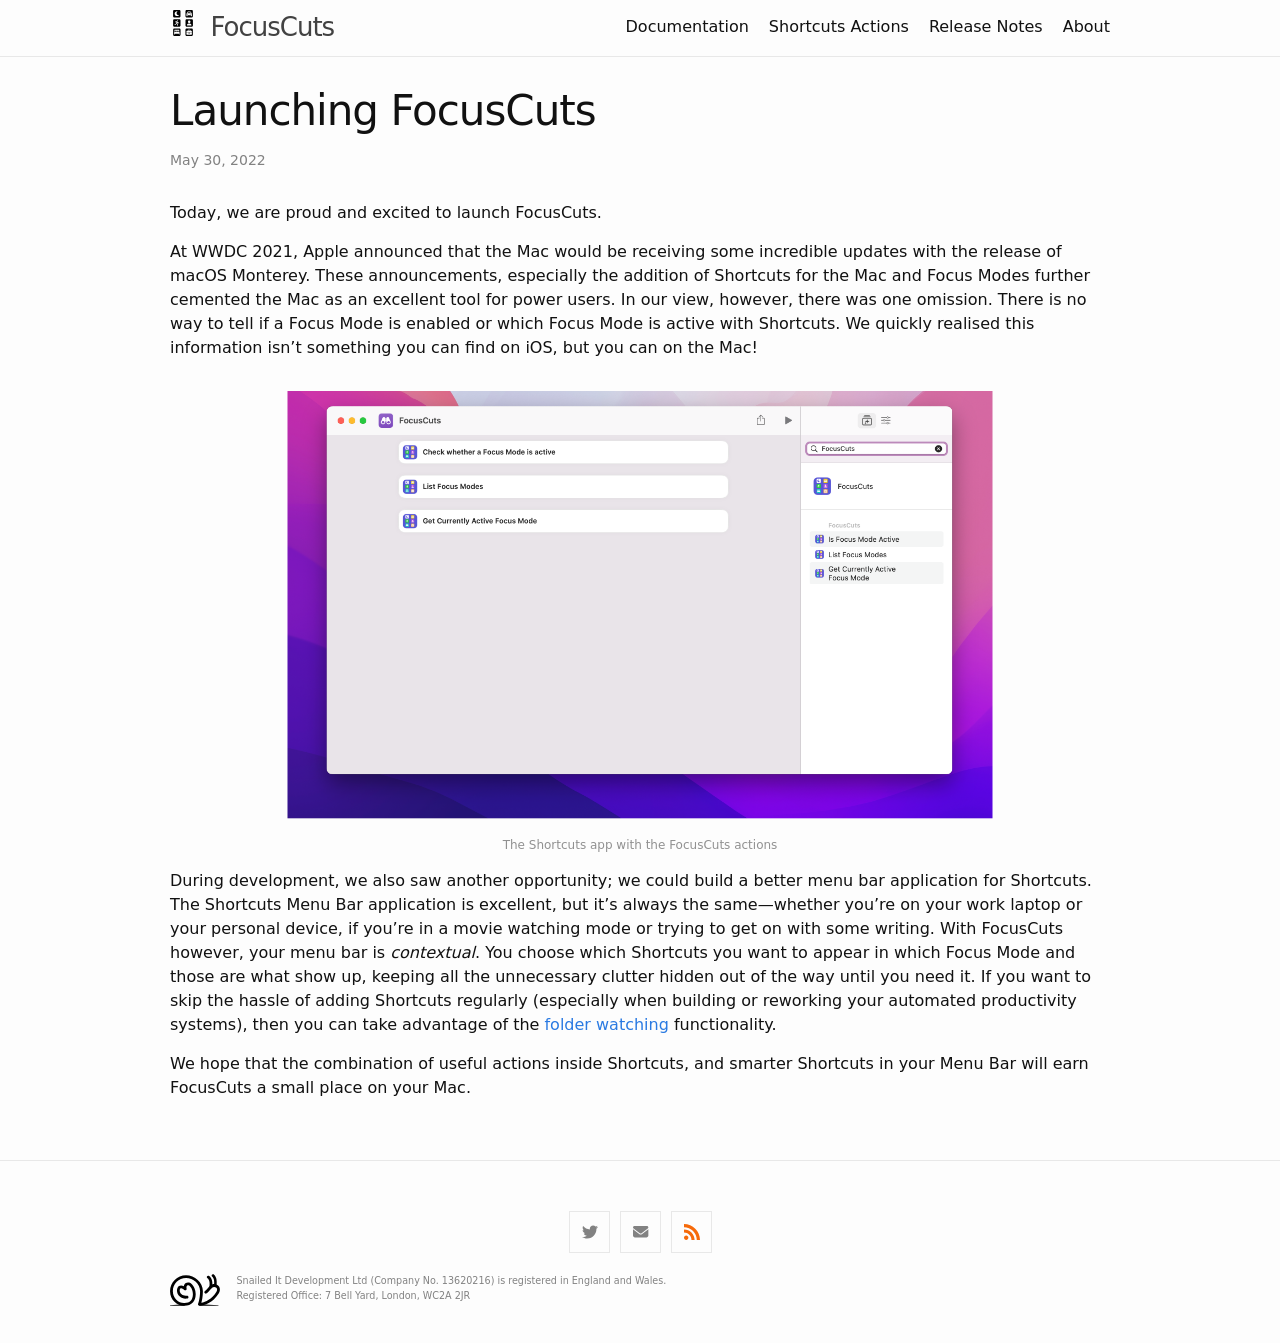
<file: 2022/05/30/release-1.0/index.html>
<!DOCTYPE html>
<html lang="en"><head>
  <meta charset="utf-8">
  <meta http-equiv="X-UA-Compatible" content="IE=edge">
  <meta name="viewport" content="width=device-width, initial-scale=1"><!-- Begin Jekyll SEO tag v2.8.0 -->
<title>Launching FocusCuts | FocusCuts</title>
<meta name="generator" content="Jekyll v4.2.2" />
<meta property="og:title" content="Launching FocusCuts" />
<meta property="og:locale" content="en_US" />
<meta name="description" content="Today, we are proud and excited to launch FocusCuts." />
<meta property="og:description" content="Today, we are proud and excited to launch FocusCuts." />
<link rel="canonical" href="https://focuscuts.com/2022/05/30/release-1.0/" />
<meta property="og:url" content="https://focuscuts.com/2022/05/30/release-1.0/" />
<meta property="og:site_name" content="FocusCuts" />
<meta property="og:type" content="article" />
<meta property="article:published_time" content="2022-05-30T20:00:00+01:00" />
<meta name="twitter:card" content="summary" />
<meta property="twitter:title" content="Launching FocusCuts" />
<meta name="twitter:site" content="@snaileditdev" />
<script type="application/ld+json">
{"@context":"https://schema.org","@type":"BlogPosting","dateModified":"2022-05-30T20:00:00+01:00","datePublished":"2022-05-30T20:00:00+01:00","description":"Today, we are proud and excited to launch FocusCuts.","headline":"Launching FocusCuts","mainEntityOfPage":{"@type":"WebPage","@id":"https://focuscuts.com/2022/05/30/release-1.0/"},"url":"https://focuscuts.com/2022/05/30/release-1.0/"}</script>
<!-- End Jekyll SEO tag -->
<link rel="stylesheet" href="/assets/css/style.css"><link type="application/atom+xml" rel="alternate" href="https://focuscuts.com/feed.xml" title="FocusCuts" />
</head>
<body><header class="site-header">

    <div class="wrapper"><a class="site-title" rel="author" href="/">
            <object type="image/svg+xml" class="menubar-icon" data="/assets/icons/focuscuts-bw.svg"></object>
            &nbspFocusCuts
        </a><nav class="site-nav">
            <input type="checkbox" id="nav-trigger" class="nav-trigger"/>
            <label for="nav-trigger">
              <span class="menu-icon">
                <svg viewBox="0 0 18 15" width="18px" height="15px">
                  <path d="M18,1.484c0,0.82-0.665,1.484-1.484,1.484H1.484C0.665,2.969,0,2.304,0,1.484l0,0C0,0.665,0.665,0,1.484,0 h15.032C17.335,0,18,0.665,18,1.484L18,1.484z M18,7.516C18,8.335,17.335,9,16.516,9H1.484C0.665,9,0,8.335,0,7.516l0,0 c0-0.82,0.665-1.484,1.484-1.484h15.032C17.335,6.031,18,6.696,18,7.516L18,7.516z M18,13.516C18,14.335,17.335,15,16.516,15H1.484 C0.665,15,0,14.335,0,13.516l0,0c0-0.82,0.665-1.483,1.484-1.483h15.032C17.335,12.031,18,12.695,18,13.516L18,13.516z"/>
                </svg>
              </span>
            </label>
            <div class="trigger"><a class="page-link" href="/help/">Documentation</a><a class="page-link" href="/shortcuts/">Shortcuts Actions</a><a class="page-link" href="/release-notes/">Release Notes</a><a class="page-link" href="/about/">About</a></div>
        </nav></div>
</header>
<main class="page-content" aria-label="Content">
      <div class="wrapper">
        <article class="post h-entry" itemscope itemtype="http://schema.org/BlogPosting">

  <header class="post-header">
    <h1 class="post-title p-name" itemprop="name headline">Launching FocusCuts</h1>
    <p class="post-meta"><time class="dt-published" datetime="2022-05-30T20:00:00+01:00" itemprop="datePublished">
        May 30, 2022
      </time></p>
  </header>

  <div class="post-content e-content" itemprop="articleBody">
    <p>Today, we are proud and excited to launch FocusCuts.</p>

<p>At WWDC 2021, Apple announced that the Mac would be receiving some incredible updates with the release of macOS Monterey.  These announcements, especially the addition of Shortcuts for the Mac and Focus Modes further cemented the Mac as an excellent tool for power users.  In our view, however, there was one omission. There is no way to tell if a Focus Mode is enabled or which Focus Mode is active with Shortcuts. We quickly realised this information isn’t something you can find on iOS, but you can on the Mac!</p>

<figure>
<object type="image/svg+xml" data="/assets/auto/shortcuts.svg"></object>
<figcaption>The Shortcuts app with the FocusCuts actions</figcaption>
</figure>

<p>During development, we also saw another opportunity; we could build a better menu bar application for Shortcuts. The Shortcuts Menu Bar application is excellent, but it’s always the same—whether you’re on your work laptop or your personal device, if you’re in a movie watching mode or trying to get on with some writing. With FocusCuts however, your menu bar is <em>contextual</em>. You choose which Shortcuts you want to appear in which Focus Mode and those are what show up, keeping all the unnecessary clutter hidden out of the way until you need it. If you want to skip the hassle of adding Shortcuts regularly (especially when building or reworking your automated productivity systems), then you can take advantage of the <a href="/help//#watch-a-folder">folder watching</a> functionality.</p>

<p>We hope that the combination of useful actions inside Shortcuts, and smarter Shortcuts in your Menu Bar will earn FocusCuts a small place on your Mac.</p>

  </div>

  <a class="u-url" href="/2022/05/30/release-1.0/" hidden></a>
</article>

      </div>
    </main><footer class="site-footer h-card">
  <data class="u-url" href="/"></data>

  <div class="wrapper">

    <div class="footer-col-wrapper">
      <div class="footer-col">
      </div>
      <div class="footer-col">
      </div>
    </div>

    <div class="social-links"><ul class="social-media-list"><li><a rel="me" href="https://twitter.com/snaileditdev" target="_blank" title="snaileditdev"><svg class="svg-icon grey"><use xlink:href="/assets/minima-social-icons.svg#twitter"></use></svg></a></li><li><a href="mailto:%66%6F%63%75%73%63%75%74%73@%73%6E%61%69%6C%65%64%69%74.%64%65%76"
                            title="Email"><svg class="svg-icon grey"><use
        xlink:href="/assets/minima-social-icons.svg#mail"></use></svg></a></li><li><a href="/feed.xml">
    <svg class="svg-icon orange">
      <use xlink:href="/assets/minima-social-icons.svg#rss"></use>
    </svg>
  </a></li>
</ul>
</div><div class="legal">
    <div class="icon">
        <a href="https://snailedit.dev">
            <object type="image/svg+xml" class="snail-icon"
                    data="/assets/snail.svg"></object>
        </a>
    </div>
    <div class="text">
        Snailed It Development Ltd (Company No. 13620216) is registered in England and Wales. <br>
        Registered Office: 7 Bell Yard, London, WC2A 2JR
    </div>
</div></div>

</footer></body>

</html>
</file>
<file: assets/css/style.css>
:root { --minima-brand-color: #828282; --minima-brand-color-light: #e8e8e8; --minima-brand-color-dark: #424242; --minima-site-title-color: #424242; --minima-text-color: #111111; --minima-background-color: #fdfdfd; --minima-code-background-color: #eeeeff; --minima-link-base-color: #2a7ae2; --minima-link-visited-color: #1756a9; --minima-link-hover-color: #111111; --minima-border-color-01: #e8e8e8; --minima-border-color-02: #dbdbdb; --minima-border-color-03: #424242; --minima-table-text-color: #3f3f3f; --minima-table-zebra-color: #f7f7f7; --minima-table-header-bg-color: #f0f0f0; --minima-table-header-border: #e0e0e0; --minima-table-border-color: #e8e8e8; }

.highlight .c { color: #998; font-style: italic; }

.highlight .err { color: #a61717; background-color: #e3d2d2; }

.highlight .k { font-weight: bold; }

.highlight .o { font-weight: bold; }

.highlight .cm { color: #998; font-style: italic; }

.highlight .cp { color: #999; font-weight: bold; }

.highlight .c1 { color: #998; font-style: italic; }

.highlight .cs { color: #999; font-weight: bold; font-style: italic; }

.highlight .gd { color: #000; background-color: #fdd; }

.highlight .gd .x { color: #000; background-color: #faa; }

.highlight .ge { font-style: italic; }

.highlight .gr { color: #a00; }

.highlight .gh { color: #999; }

.highlight .gi { color: #000; background-color: #dfd; }

.highlight .gi .x { color: #000; background-color: #afa; }

.highlight .go { color: #888; }

.highlight .gp { color: #555; }

.highlight .gs { font-weight: bold; }

.highlight .gu { color: #aaa; }

.highlight .gt { color: #a00; }

.highlight .kc { font-weight: bold; }

.highlight .kd { font-weight: bold; }

.highlight .kp { font-weight: bold; }

.highlight .kr { font-weight: bold; }

.highlight .kt { color: #458; font-weight: bold; }

.highlight .m { color: #099; }

.highlight .s { color: #d14; }

.highlight .na { color: #008080; }

.highlight .nb { color: #0086B3; }

.highlight .nc { color: #458; font-weight: bold; }

.highlight .no { color: #008080; }

.highlight .ni { color: #800080; }

.highlight .ne { color: #900; font-weight: bold; }

.highlight .nf { color: #900; font-weight: bold; }

.highlight .nn { color: #555; }

.highlight .nt { color: #000080; }

.highlight .nv { color: #008080; }

.highlight .ow { font-weight: bold; }

.highlight .w { color: #bbb; }

.highlight .mf { color: #099; }

.highlight .mh { color: #099; }

.highlight .mi { color: #099; }

.highlight .mo { color: #099; }

.highlight .sb { color: #d14; }

.highlight .sc { color: #d14; }

.highlight .sd { color: #d14; }

.highlight .s2 { color: #d14; }

.highlight .se { color: #d14; }

.highlight .sh { color: #d14; }

.highlight .si { color: #d14; }

.highlight .sx { color: #d14; }

.highlight .sr { color: #009926; }

.highlight .s1 { color: #d14; }

.highlight .ss { color: #990073; }

.highlight .bp { color: #999; }

.highlight .vc { color: #008080; }

.highlight .vg { color: #008080; }

.highlight .vi { color: #008080; }

.highlight .il { color: #099; }

@media (prefers-color-scheme: dark) { :root { --minima-brand-color: #999999; --minima-brand-color-light: #a6a6a6; --minima-brand-color-dark: #404040; --minima-site-title-color: #a6a6a6; --minima-text-color: #bbbbbb; --minima-background-color: #181818; --minima-code-background-color: #212121; --minima-link-base-color: #79b8ff; --minima-link-visited-color: #79b8ff; --minima-link-hover-color: #bbbbbb; --minima-border-color-01: #404040; --minima-border-color-02: #a6a6a6; --minima-border-color-03: #999999; --minima-table-text-color: #bbbbbb; --minima-table-zebra-color: #222222; --minima-table-header-bg-color: #323232; --minima-table-header-border: #4e4e4e; --minima-table-border-color: #404040; } .highlight .c { color: #545454; font-style: italic; } .highlight .err { color: #f07178; background-color: #e3d2d2; } .highlight .k { color: #89DDFF; font-weight: bold; } .highlight .o { font-weight: bold; } .highlight .cm { color: #545454; font-style: italic; } .highlight .cp { color: #545454; font-weight: bold; } .highlight .c1 { color: #545454; font-style: italic; } .highlight .cs { color: #545454; font-weight: bold; font-style: italic; } .highlight .gd { color: #000; background-color: #fdd; } .highlight .gd .x { color: #000; background-color: #faa; } .highlight .ge { font-style: italic; } .highlight .gr { color: #f07178; } .highlight .gh { color: #999; } .highlight .gi { color: #000; background-color: #dfd; } .highlight .gi .x { color: #000; background-color: #afa; } .highlight .go { color: #888; } .highlight .gp { color: #555; } .highlight .gs { font-weight: bold; } .highlight .gu { color: #aaa; } .highlight .gt { color: #f07178; } .highlight .kc { font-weight: bold; } .highlight .kd { font-weight: bold; } .highlight .kp { font-weight: bold; } .highlight .kr { font-weight: bold; } .highlight .kt { color: #FFCB6B; font-weight: bold; } .highlight .m { color: #F78C6C; } .highlight .s { color: #C3E88D; } .highlight .na { color: #008080; } .highlight .nb { color: #EEFFFF; } .highlight .nc { color: #FFCB6B; font-weight: bold; } .highlight .no { color: #008080; } .highlight .ni { color: #800080; } .highlight .ne { color: #900; font-weight: bold; } .highlight .nf { color: #82AAFF; font-weight: bold; } .highlight .nn { color: #555; } .highlight .nt { color: #FFCB6B; } .highlight .nv { color: #EEFFFF; } .highlight .ow { font-weight: bold; } .highlight .w { color: #EEFFFF; } .highlight .mf { color: #F78C6C; } .highlight .mh { color: #F78C6C; } .highlight .mi { color: #F78C6C; } .highlight .mo { color: #F78C6C; } .highlight .sb { color: #C3E88D; } .highlight .sc { color: #C3E88D; } .highlight .sd { color: #C3E88D; } .highlight .s2 { color: #C3E88D; } .highlight .se { color: #EEFFFF; } .highlight .sh { color: #C3E88D; } .highlight .si { color: #C3E88D; } .highlight .sx { color: #C3E88D; } .highlight .sr { color: #C3E88D; } .highlight .s1 { color: #C3E88D; } .highlight .ss { color: #C3E88D; } .highlight .bp { color: #999; } .highlight .vc { color: #FFCB6B; } .highlight .vg { color: #EEFFFF; } .highlight .vi { color: #EEFFFF; } .highlight .il { color: #F78C6C; } }

:root { --secondary-text-color: #919191; }

@media (prefers-color-scheme: dark) { --secondary-text-color: black; }

html { font-size: 16px; }

/** Reset some basic elements */
body, h1, h2, h3, h4, h5, h6, p, blockquote, pre, hr, dl, dd, ol, ul, figure { margin: 0; padding: 0; }

/** Basic styling */
body { font: 400 16px/1.5 -apple-system, system-ui, BlinkMacSystemFont, "Segoe UI", "Segoe UI Symbol", "Segoe UI Emoji", "Apple Color Emoji", Roboto, Helvetica, Arial, sans-serif; color: var(--minima-text-color); background-color: var(--minima-background-color); -webkit-text-size-adjust: 100%; -webkit-font-feature-settings: "kern" 1; -moz-font-feature-settings: "kern" 1; -o-font-feature-settings: "kern" 1; font-feature-settings: "kern" 1; font-kerning: normal; display: flex; min-height: 100vh; flex-direction: column; overflow-wrap: break-word; }

/** Set `margin-bottom` to maintain vertical rhythm */
h1, h2, h3, h4, h5, h6, p, blockquote, pre, ul, ol, dl, figure, .highlight { margin-bottom: 15px; }

hr { margin-top: 30px; margin-bottom: 30px; }

/** `main` element */
main { display: block; /* Default value of `display` of `main` element is 'inline' in IE 11. */ }

/** Images */
img { max-width: 100%; vertical-align: middle; }

/** Figures */
figure > img { display: block; }

figcaption { font-size: 14px; }

/** Lists */
ul, ol { margin-left: 30px; }

li > ul, li > ol { margin-bottom: 0; }

/** Headings */
h1, h2, h3, h4, h5, h6 { font-weight: 400; }

/** Links */
a { color: var(--minima-link-base-color); text-decoration: none; }

a:visited { color: var(--minima-link-visited-color); }

a:hover { color: var(--minima-link-hover-color); text-decoration: underline; }

.social-media-list a:hover, .pagination a:hover { text-decoration: none; }

.social-media-list a:hover .username, .pagination a:hover .username { text-decoration: underline; }

/** Blockquotes */
blockquote { color: var(--minima-brand-color); border-left: 4px solid var(--minima-border-color-01); padding-left: 15px; font-size: 1.125rem; font-style: italic; }

blockquote > :last-child { margin-bottom: 0; }

blockquote i, blockquote em { font-style: normal; }

/** Code formatting */
pre, code { font-family: "Menlo", "Inconsolata", "Consolas", "Roboto Mono", "Ubuntu Mono", "Liberation Mono", "Courier New", monospace; font-size: 0.9375em; border: 1px solid var(--minima-border-color-01); border-radius: 3px; background-color: var(--minima-code-background-color); }

code { padding: 1px 5px; }

pre { padding: 8px 12px; overflow-x: auto; }

pre > code { border: 0; padding-right: 0; padding-left: 0; }

.highlight { border-radius: 3px; background: var(--minima-code-background-color); }

.highlighter-rouge .highlight { background: var(--minima-code-background-color); }

/** Wrapper */
.wrapper { max-width: calc(1000px - (30px)); margin-right: auto; margin-left: auto; padding-right: 15px; padding-left: 15px; }

@media screen and (min-width: 800px) { .wrapper { max-width: calc(1000px - (30px * 2)); padding-right: 30px; padding-left: 30px; } }

/** Clearfix */
.wrapper:after { content: ""; display: table; clear: both; }

/** Icons */
.orange { color: #f66a0a; }

.grey { color: #828282; }

.svg-icon { width: 16px; height: 16px; display: inline-block; fill: currentColor; padding: 5px 3px 2px 5px; vertical-align: text-bottom; }

/** Tables */
table { margin-bottom: 30px; width: 100%; text-align: left; color: var(--minima-table-text-color); border-collapse: collapse; border: 1px solid var(--minima-table-border-color); }

table tr:nth-child(even) { background-color: var(--minima-table-zebra-color); }

table th, table td { padding: 10px 15px; }

table th { background-color: var(--minima-table-header-bg-color); border: 1px solid var(--minima-table-header-border); }

table td { border: 1px solid var(--minima-table-border-color); }

@media screen and (max-width: 800px) { table { display: block; overflow-x: auto; -webkit-overflow-scrolling: touch; -ms-overflow-style: -ms-autohiding-scrollbar; } }

/** Site header */
.site-header { border-top: 5px solid var(--minima-border-color-03); border-bottom: 1px solid var(--minima-border-color-01); min-height: 55.95px; line-height: 54px; position: relative; }

.site-title { font-size: 1.625rem; font-weight: 300; letter-spacing: -1px; margin-bottom: 0; float: left; }

@media screen and (max-width: 600px) { .site-title { padding-right: 45px; } }

.site-title, .site-title:visited { color: var(--minima-site-title-color); }

.site-nav { position: absolute; top: 9px; right: 15px; background-color: var(--minima-background-color); border: 1px solid var(--minima-border-color-01); border-radius: 5px; text-align: right; }

.site-nav .nav-trigger { display: none; }

.site-nav .menu-icon { float: right; width: 36px; height: 26px; line-height: 0; padding-top: 10px; text-align: center; }

.site-nav .menu-icon > svg path { fill: var(--minima-border-color-03); }

.site-nav label[for="nav-trigger"] { display: block; float: right; width: 36px; height: 36px; z-index: 2; cursor: pointer; }

.site-nav input ~ .trigger { clear: both; display: none; }

.site-nav input:checked ~ .trigger { display: block; padding-bottom: 5px; }

.site-nav .page-link { color: var(--minima-text-color); line-height: 1.5; display: block; padding: 5px 10px; margin-left: 20px; }

.site-nav .page-link:not(:last-child) { margin-right: 0; }

@media screen and (min-width: 600px) { .site-nav { position: static; float: right; border: none; background-color: inherit; } .site-nav label[for="nav-trigger"] { display: none; } .site-nav .menu-icon { display: none; } .site-nav input ~ .trigger { display: block; } .site-nav .page-link { display: inline; padding: 0; margin-left: auto; } .site-nav .page-link:not(:last-child) { margin-right: 20px; } }

/** Site footer */
.site-footer { border-top: 1px solid var(--minima-border-color-01); padding: 30px 0; }

.footer-heading { font-size: 1.125rem; margin-bottom: 15px; }

.feed-subscribe .svg-icon { padding: 5px 5px 2px 0; }

.contact-list, .social-media-list, .pagination { list-style: none; margin-left: 0; }

.footer-col-wrapper, .social-links { font-size: 0.9375rem; color: var(--minima-brand-color); }

.footer-col { margin-bottom: 15px; }

.footer-col-1, .footer-col-2 { width: calc(50% - (30px / 2)); }

.footer-col-3 { width: calc(100% - (30px / 2)); }

@media screen and (min-width: 800px) { .footer-col-1 { width: calc(35% - (30px / 2)); } .footer-col-2 { width: calc(20% - (30px / 2)); } .footer-col-3 { width: calc(45% - (30px / 2)); } }

@media screen and (min-width: 600px) { .footer-col-wrapper { display: flex; } .footer-col { width: calc(100% - (30px / 2)); padding: 0 15px; } .footer-col:first-child { padding-right: 15px; padding-left: 0; } .footer-col:last-child { padding-right: 0; padding-left: 15px; } }

/** Page content */
.page-content { padding: 30px 0; flex: 1 0 auto; }

.page-heading { font-size: 2rem; }

.post-list-heading { font-size: 1.75rem; }

.post-list { margin-left: 0; list-style: none; }

.post-list > li { margin-bottom: 30px; }

.post-meta { font-size: 14px; color: var(--minima-brand-color); }

.post-link { display: block; font-size: 1.5rem; }

/** Posts */
.post-header { margin-bottom: 30px; }

.post-title, .post-content h1 { font-size: 2.625rem; letter-spacing: -1px; line-height: 1.15; }

@media screen and (min-width: 800px) { .post-title, .post-content h1 { font-size: 2.625rem; } }

.post-content { margin-bottom: 30px; }

.post-content h1, .post-content h2, .post-content h3 { margin-top: 60px; }

.post-content h4, .post-content h5, .post-content h6 { margin-top: 30px; }

.post-content h2 { font-size: 1.75rem; }

@media screen and (min-width: 800px) { .post-content h2 { font-size: 2rem; } }

.post-content h3 { font-size: 1.375rem; }

@media screen and (min-width: 800px) { .post-content h3 { font-size: 1.625rem; } }

.post-content h4 { font-size: 1.25rem; }

.post-content h5 { font-size: 1.125rem; }

.post-content h6 { font-size: 1.0625rem; }

.social-media-list, .pagination { display: table; margin: 0 auto; }

.social-media-list li, .pagination li { float: left; margin: 5px 10px 5px 0; }

.social-media-list li:last-of-type, .pagination li:last-of-type { margin-right: 0; }

.social-media-list li a, .pagination li a { display: block; padding: 7.5px; border: 1px solid var(--minima-border-color-01); }

.social-media-list li a:hover, .pagination li a:hover { border-color: var(--minima-border-color-02); }

/** Pagination navbar */
.pagination { margin-bottom: 30px; }

.pagination li a, .pagination li div { min-width: 41px; text-align: center; box-sizing: border-box; }

.pagination li div { display: block; padding: 7.5px; border: 1px solid transparent; }

.pagination li div.pager-edge { color: var(--minima-border-color-01); border: 1px dashed; }

/** Grid helpers */
@media screen and (min-width: 800px) { .one-half { width: calc(50% - (30px / 2)); } }

.site-header { border-top: none; }

.site-title:hover { text-decoration: none; }

.homepage-icon { width: 150px; aspect-ratio: 1; float: right; margin-left: auto; margin-right: 0; padding-left: 1em; padding-bottom: 1em; }

.menubar-icon { aspect-ratio: 1; height: 1.625rem; line-height: 0; }

.docs-page { display: grid; grid-template-areas: "post-header post-header" "page-content sidebar" "documentation sidebar"; }

@media (min-width: 600px) { .docs-page { grid-template-columns: 3fr 1fr; } }

@media screen and (max-width: 600px) { .docs-page { grid-template-areas: "post-header" "page-content" "sidebar" "documentation"; } }

.docs-page .post-header { grid-area: post-header; }

.docs-page .page-content { padding: revert; grid-area: page-content; }

.docs-page .documentation { grid-area: documentation; width: 100%; }

.docs-page .documentation object.inline { height: 1em; }

.docs-page .documentation img:not(.shortcuts-action), .docs-page .documentation object:not(.inline) { max-width: 100%; min-width: 50%; max-height: 450px; display: flex; align-items: center; justify-content: center; margin-left: auto; margin-right: auto; }

.docs-page .documentation .shortcuts-action { height: 0.8em; padding-bottom: 0.1em; }

.docs-page .documentation .docs-tip { display: grid; font-size: 0.8em; grid-template-areas: "title content"; grid-template-columns: auto 1fr; padding-left: 2em; }

.docs-page .documentation .docs-tip .tip-title { grid-area: title; padding-right: 0.5em; }

.docs-page .documentation .docs-tip .tip-content { grid-area: content; }

.docs-page .sidenav { grid-area: sidebar; }

@media (min-width: 600px) { .docs-page .sidenav { border-left: solid 1px var(--minima-text-color); margin-left: 1em; } }

.docs-page .sidenav ul { list-style: none; }

@media (min-width: 600px) { .docs-page .sidenav ul { margin-left: 1em; } }

@media screen and (max-width: 600px) { .docs-page .sidenav ul { padding: 1em; border: solid 1px var(--minima-text-color); margin-left: revert; } }

.docs-page .sidenav ul li:not(:last-of-type) { padding-bottom: 0.5em; }

.legal { display: grid; grid-template-areas: "icon text"; grid-template-columns: auto 1fr; padding-top: 1em; margin-left: auto; margin-right: auto; }

.legal .icon { grid-area: icon; }

.legal .icon .snail-icon { height: 2em; padding-right: 1em; }

.legal .text { grid-area: text; font-size: 0.6em; color: var(--minima-brand-color); }

.email-form { padding-bottom: 2em; }

.email-form textarea, .email-form select, .email-form input { border: 1px solid var(--minima-text-color); border-radius: 5px; background-color: var(--minima-background-color); color: var(--minima-text-color); padding: 0.5em; max-width: 100%; }

@media (min-width: 600px) { .email-form textarea, .email-form select, .email-form input { width: 50%; } }

@media (max-width: 600px) { .email-form textarea, .email-form select, .email-form input { width: inherit; } .email-form textarea:not(:last-of-type), .email-form select:not(:last-of-type), .email-form input:not(:last-of-type) { margin-bottom: 0.75em; } }

@media (min-width: 600px) { .email-form input[type="submit"] { max-width: 20%; width: auto; } }

@media (max-width: 600px) { .email-form form { display: grid; } }

@media (min-width: 600px) { .email-form form { display: flex; } .email-form form .field { margin-right: 0.5em; width: 22em; } }

.post-content { margin-bottom: 30px; }

.post-content h1, .post-content h2, .post-content h3, .post-content h4, .post-content h5, .post-content h6 { margin-top: 1em; }

.post-content img, .post-content object { max-width: 80%; margin-left: auto; margin-right: auto; display: flex; align-items: center; justify-content: center; padding-top: 1em; padding-bottom: 1em; }

.section { grid: auto-flow / 1fr; padding-bottom: 2em; }

@media (min-width: 600px) { .section { display: grid; gap: 1em; grid-auto-flow: column; } }

@media screen and (max-width: 600px) { .section { display: block; } }

.section .section-image { align-items: center; display: flex; }

@media (min-width: 600px) { .section .section-image { width: 300px; } }

@media screen and (max-width: 600px) { .section .section-image { max-width: 100%; width: 100%; } }

.section .section-image img, .section .section-image object, .section .section-image picture { width: 100%; }

@media (min-width: 600px) { .section .section-image img, .section .section-image object, .section .section-image picture { max-width: 300px; } }

@media screen and (max-width: 600px) { .section .section-image img, .section .section-image object, .section .section-image picture { align-items: center; display: flex; justify-content: center; margin: auto; max-width: 80%; padding-bottom: 1em; } }

@media screen and (max-width: 600px) { .section .section-text { width: 100%; } }

.section .section-text blockquote:not(:last-of-type) { margin-bottom: 2em; }

.section .section-text p:first-of-type { margin-top: 2em; }

.section .section-text p:empty { display: none; }

.section-left .section-image { grid-column: 1; }

.section-left .section-text { grid-column: 2; }

.section-right .section-text { grid-column: 1; }

.section-right .section-image { grid-column: 2; }

.section-center .section-text { grid-column-end: 2; grid-column-start: 1; text-align: center; }

figcaption { margin-top: -1em; text-align: center; font-size: 0.75em; color: var(--secondary-text-color); }

/*# sourceMappingURL=style.css.map */
</file>
